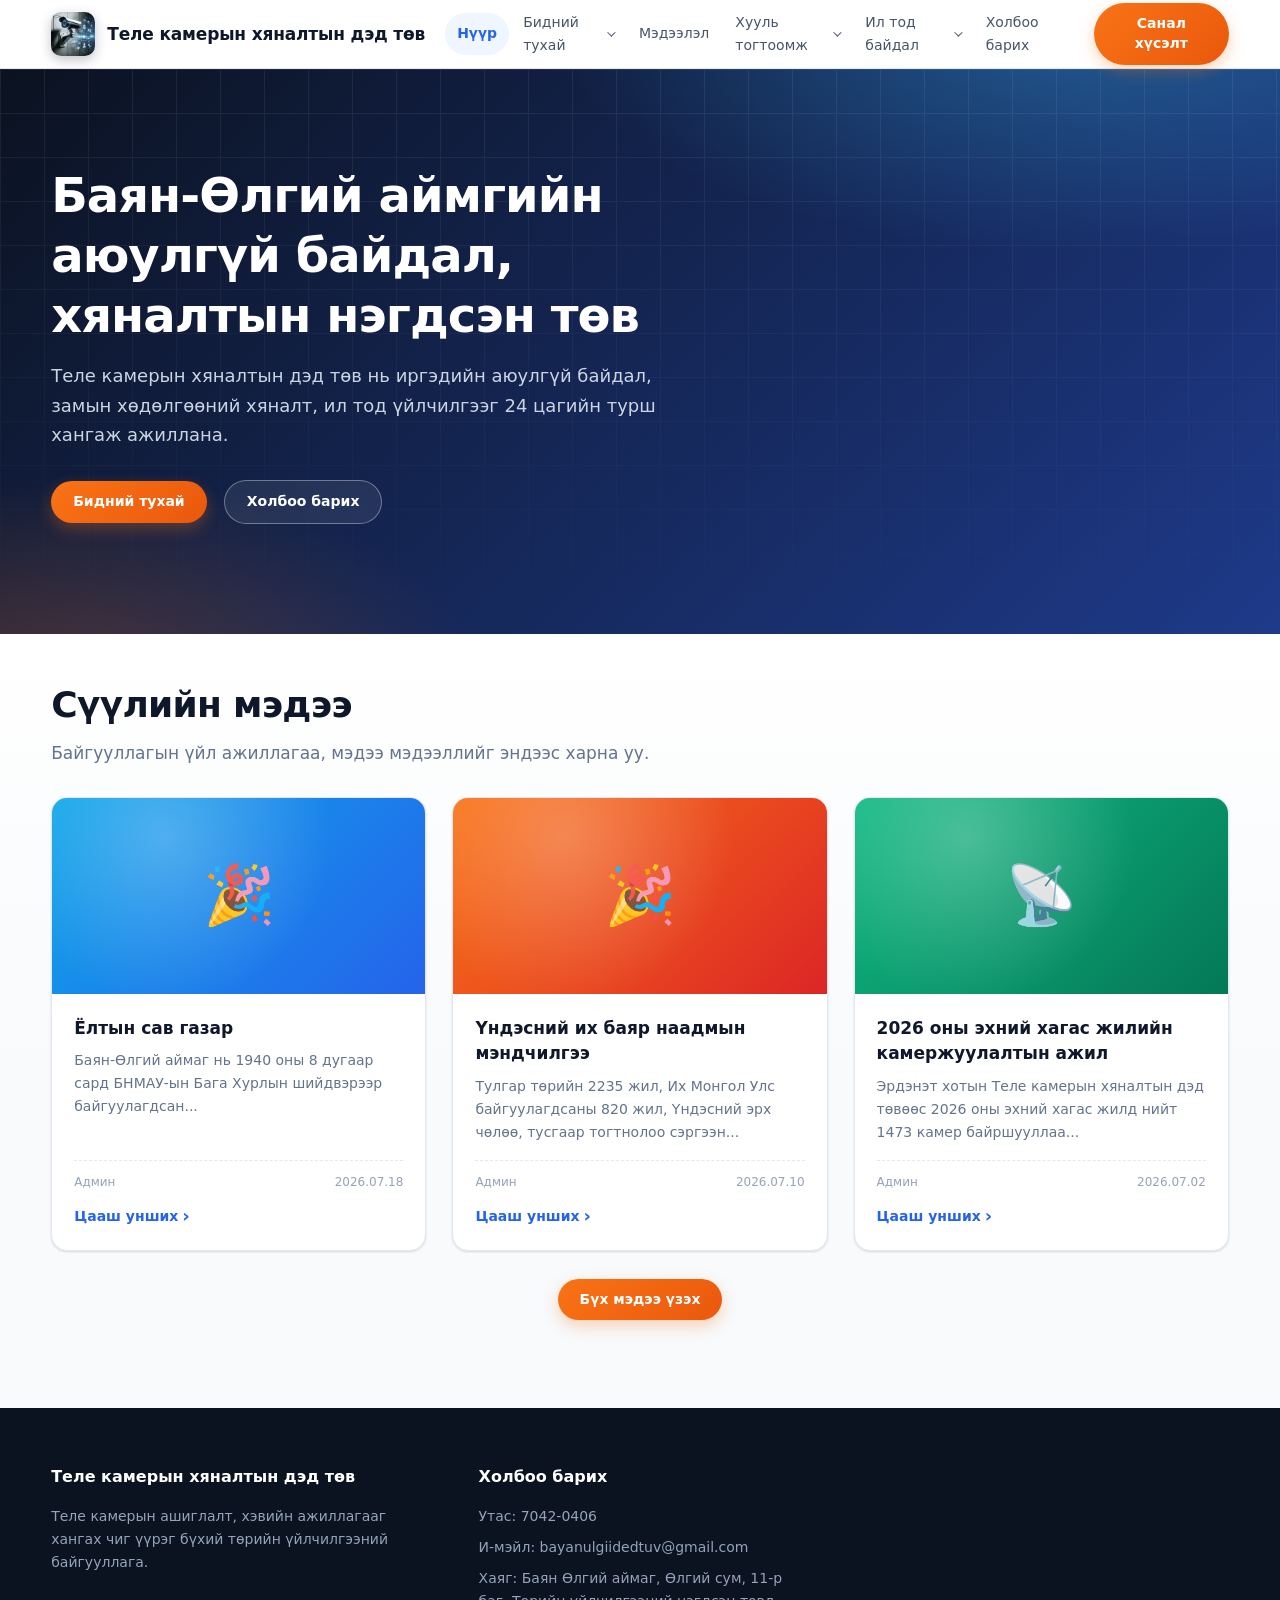
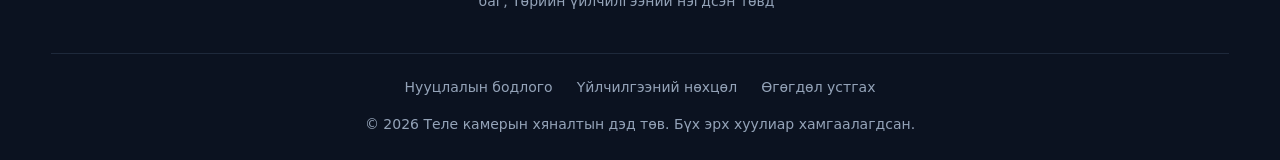
<file: site - Copy/index.html>
<!DOCTYPE html>
<html lang="mn">
<head>
    <meta charset="UTF-8">
    <meta name="viewport" content="width=device-width, initial-scale=1">
    <title>Нүүр | Теле камерын хяналтын дэд төв</title>
    <link rel="stylesheet" href="css/style.css">
</head>

<body>
    <header class="header">
        <div class="container">
            <a class="brand" href="index.html">
                <img class="logo-cam" src="images/camera.png" alt="Камер" width="44" height="44">
                <span>Теле камерын хяналтын дэд төв</span>
            </a>
            <button class="burger" id="burger" aria-label="Цэс">☰</button>

            <ul class="nav" id="nav">
                <li><a href="index.html" class="active">Нүүр</a></li>

                <li class="has-sub">
                    <a href="about.html">Бидний тухай</a>
                    <div class="sub">
                        <a href="about.html">Танилцуулга</a>
                        <a href="functions.html">Чиг үүрэг</a>
                        <a href="management.html">Удирдлагын мэдээлэл</a>
                    </div>
                </li>
                <li><a href="news.html">Мэдээлэл</a></li>
                <li class="has-sub">
                    <a href="laws-citizens.html">Хууль тогтоомж</a>
                    <div class="sub">
                        <a href="laws-citizens.html">Иргэдэд үйлчлэх үйлчилгээнд мөрдөж буй хууль тогтоомж</a>
                        <a href="laws-operations.html">Газрын үйл ажиллагаанд дагаж мөрдөж буй хууль тогтоомж</a>
                        <a href="rules.html">Байгууллагын дүрэм, журам</a>
                    </div>
                </li>

                <li class="has-sub">
                    <a href="budget.html">Ил тод байдал</a>
                    <div class="sub">
                        <a href="budget.html">Төсөв санхүү</a>
                        <a href="reports.html">Тайлан, мэдээ</a>
                        <a href="survey.html">Сэтгэл ханамжийн судалгаа</a>
                    </div>
                </li>

                <li><a href="contact.html">Холбоо барих</a></li>
            </ul>

            <a class="btn" href="feedback.html">Санал хүсэлт</a>
        </div>
    </header>

    <section class="hero">
        <div class="container">
            <h1>Баян-Өлгий аймгийн аюулгүй байдал, хяналтын нэгдсэн төв</h1>
            <p>
                Теле камерын хяналтын дэд төв нь иргэдийн аюулгүй байдал,
                замын хөдөлгөөний хяналт, ил тод үйлчилгээг 24 цагийн турш
                хангаж ажиллана.
            </p>
            <a class="btn" href="about.html">Бидний тухай</a>
            <a class="btn" href="contact.html">Холбоо барих</a>
        </div>
    </section>

    <!--
    <div class="container">
        <div class="stats">
            <div class="stat">
                <b data-count="238">0</b>
                <span>Нийт камер</span>
            </div>

            <div class="stat">
                <b data-count="78">0</b>
                <span>Хяналтын цэг</span>
            </div>

            <div class="stat">
                <b data-count="24">0</b>
                <span>Цагийн хяналт</span>
            </div>

            <div class="stat">
                <b data-count="2015">0</b>
                <span>Байгуулагдсан он</span>
            </div>
        </div>
    </div>
    -->

    <main>
        <div class="container">
            <h1>Сүүлийн мэдээ</h1>
            <p class="lead">
                Байгууллагын үйл ажиллагаа, мэдээ мэдээллийг эндээс харна уу.
            </p>

            <div class="grid">
                <article class="card reveal">
                    <div class="thumb g1">🎉</div>
                    <div class="body">
                        <h3>Ёлтын сав газар</h3>
                        <p>
                            Баян-Өлгий аймаг нь 1940 оны 8 дугаар сард
                            БНМАУ-ын Бага Хурлын шийдвэрээр байгуулагдсан...
                        </p>
                        <div class="meta">
                            <span>Админ</span>
                            <span>2026.07.18</span>
                        </div>
                        <a class="more" href="news-detail.html">Цааш унших</a>
                    </div>
                </article>

                <article class="card reveal">
                    <div class="thumb g2">🎉</div>
                    <div class="body">
                        <h3>Үндэсний их баяр наадмын мэндчилгээ</h3>
                        <p>
                            Тулгар төрийн 2235 жил, Их Монгол Улс байгуулагдсаны
                            820 жил, Үндэсний эрх чөлөө, тусгаар тогтнолоо
                            сэргээн...
                        </p>
                        <div class="meta">
                            <span>Админ</span>
                            <span>2026.07.10</span>
                        </div>
                        <a class="more" href="news-detail.html">Цааш унших</a>
                    </div>
                </article>

                <article class="card reveal">
                    <div class="thumb g3">📡</div>
                    <div class="body">
                        <h3>2026 оны эхний хагас жилийн камержуулалтын ажил</h3>
                        <p>
                            Эрдэнэт хотын Теле камерын хяналтын дэд төвөөс
                            2026 оны эхний хагас жилд нийт 1473 камер
                            байршууллаа...
                        </p>
                        <div class="meta">
                            <span>Админ</span>
                            <span>2026.07.02</span>
                        </div>
                        <a class="more" href="news-detail.html">Цааш унших</a>
                    </div>
                </article>
            </div>

            <p style="text-align: center; margin-top: 28px;">
                <a class="btn" href="news.html">Бүх мэдээ үзэх</a>
            </p>
        </div>
    </main>

    <footer class="footer">
        <div class="container">
            <div class="fgrid">
                <div>
                    <h4>Теле камерын хяналтын дэд төв</h4>
                    <p>
                        Теле камерын ашиглалт, хэвийн ажиллагааг хангах
                        чиг үүрэг бүхий төрийн үйлчилгээний байгууллага.
                    </p>
                </div>
                <div>
                    <h4>Холбоо барих</h4>
                    <ul>
                        <li>Утас: 7042-0406</li>
                        <li>И-мэйл: bayanulgiidedtuv@gmail.com</li>
                        <li>
                            Хаяг: Баян Өлгий аймаг, Өлгий сум, 11-р баг, Төрийн үйлчилгээний нэгдсэн төвд
                        </li>
                    </ul>
                </div>
            </div>

            <div class="fbottom">
                <nav>
                    <a href="privacy.html">Нууцлалын бодлого</a>
                    <a href="privacy.html">Үйлчилгээний нөхцөл</a>
                    <a href="privacy.html">Өгөгдөл устгах</a>
                </nav>

                <p>
                    © 2026 Теле камерын хяналтын дэд төв.
                    Бүх эрх хуулиар хамгаалагдсан.
                </p>
            </div>
        </div>
    </footer>

    <button id="toTop" aria-label="Дээш">↑</button>

    <script src="js/script.js"></script>
</body>
</html>
</file>
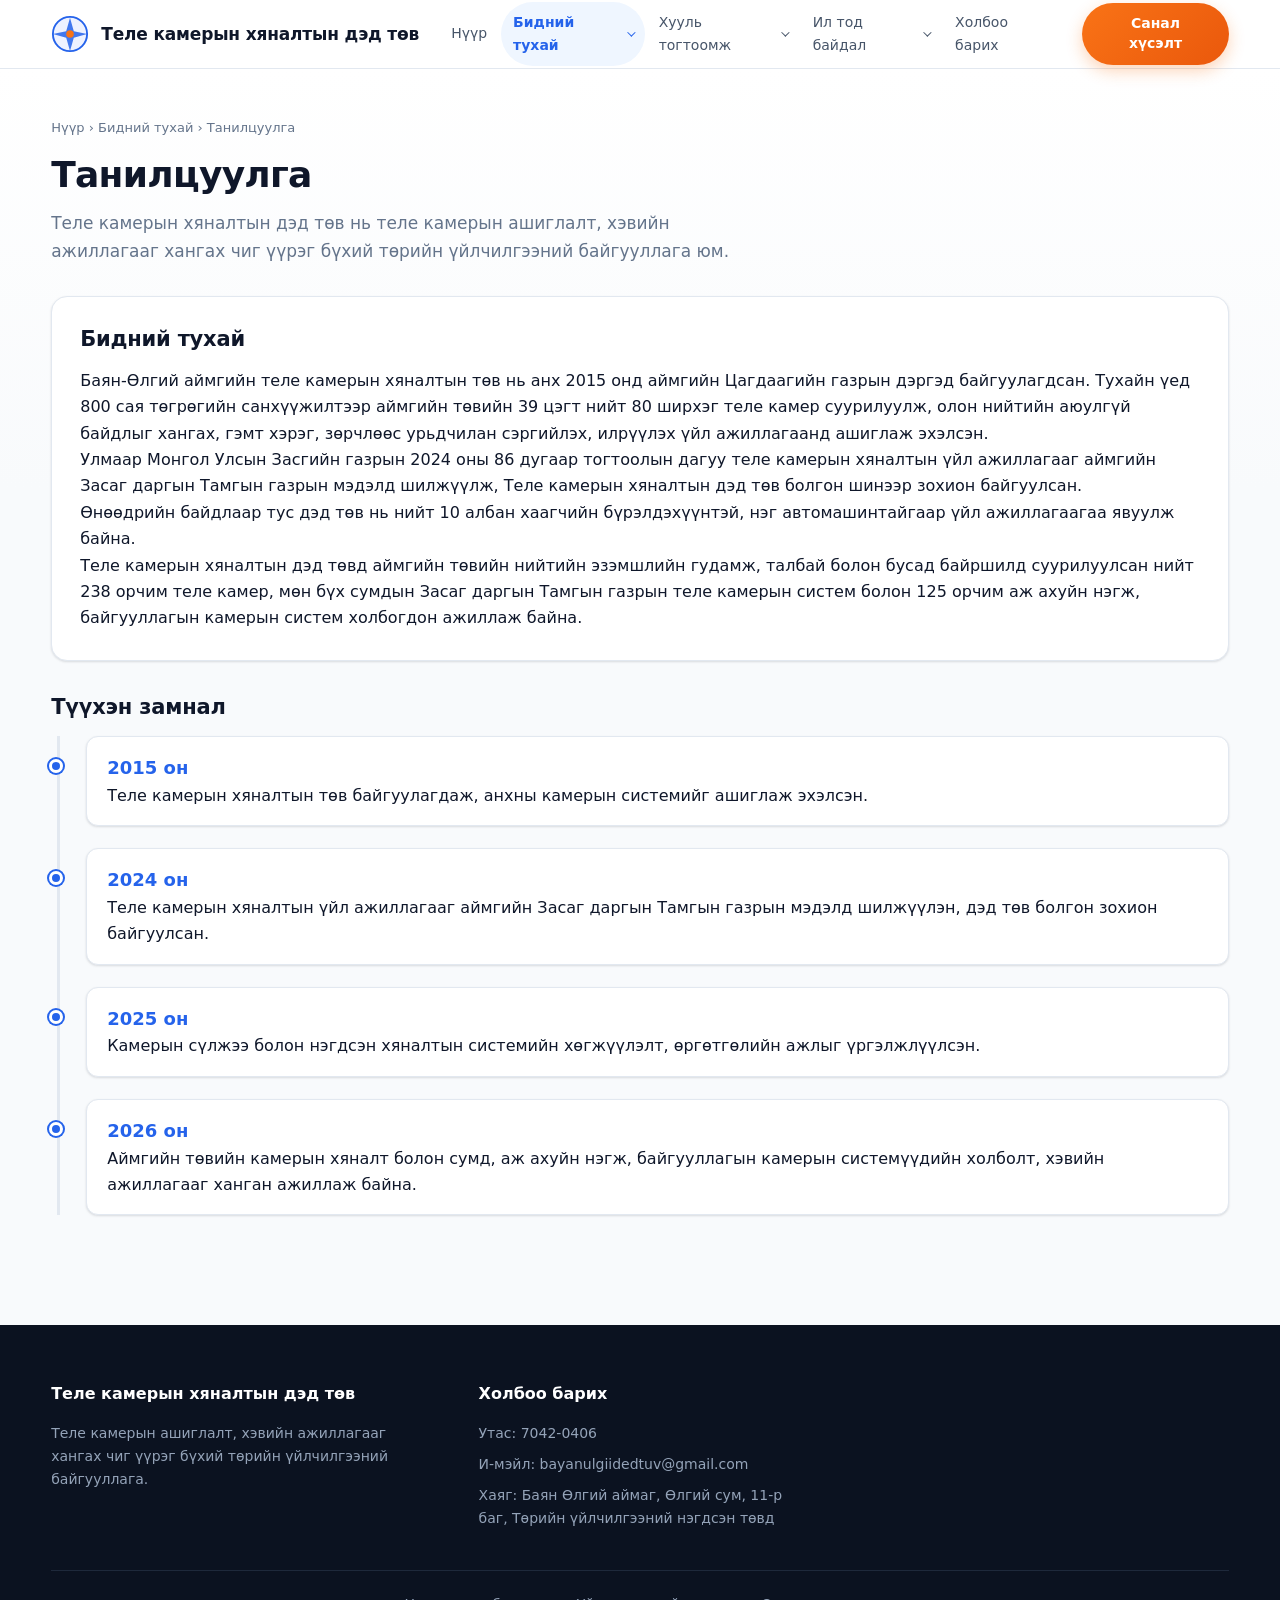
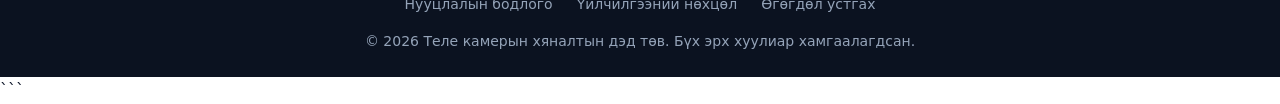
<file: site - Copy/about.html>
<!DOCTYPE html>
<html lang="mn">
<head>
    <meta charset="UTF-8">
    <meta name="viewport" content="width=device-width, initial-scale=1">

    <title>Танилцуулга | Теле камерын хяналтын дэд төв</title>

    <link rel="stylesheet" href="css/style.css">
</head>

<body>

    <!-- Толгой хэсэг -->
    <header class="header">
        <div class="container">

            <a class="brand" href="index.html">
                <svg viewBox="0 0 40 40" aria-hidden="true">
                    <circle cx="20" cy="20" r="18"
                        fill="#eef2ff"
                        stroke="#2563eb"
                        stroke-width="2"/>

                    <path d="M20 3l4 14 14 3-14 4-4 14-4-14-14-4 14-3z"
                        fill="#2563eb"
                        opacity=".85"/>

                    <circle cx="20" cy="20" r="4" fill="#f97316"/>
                </svg>

                <span>Теле камерын хяналтын дэд төв</span>
            </a>

            <button class="burger" id="burger" aria-label="Цэс">
                ☰
            </button>

            <ul class="nav" id="nav">
                <li>
                    <a href="index.html">Нүүр</a>
                </li>

                <li class="has-sub">
                    <a href="about.html" class="active">Бидний тухай</a>

                    <div class="sub">
                        <a href="about.html">Танилцуулга</a>
                        <a href="functions.html">Чиг үүрэг</a>
                        <a href="management.html">Удирдлагын мэдээлэл</a>
                    </div>
                </li>

                <li class="has-sub">
                    <a href="laws-citizens.html">Хууль тогтоомж</a>

                    <div class="sub">
                        <a href="laws-citizens.html">
                            Иргэдэд үйлчлэх үйлчилгээнд мөрдөж буй хууль тогтоомж
                        </a>

                        <a href="laws-operations.html">
                            Газрын үйл ажиллагаанд дагаж мөрдөж буй хууль тогтоомж
                        </a>

                        <a href="rules.html">Байгууллагын дүрэм, журам</a>
                    </div>
                </li>

                <li class="has-sub">
                    <a href="budget.html">Ил тод байдал</a>

                    <div class="sub">
                        <a href="budget.html">Төсөв санхүү</a>
                        <a href="reports.html">Тайлан, мэдээ</a>
                        <a href="survey.html">Сэтгэл ханамжийн судалгаа</a>
                    </div>
                </li>

                <li>
                    <a href="contact.html">Холбоо барих</a>
                </li>
            </ul>

            <a class="btn" href="feedback.html">Санал хүсэлт</a>
        </div>
    </header>

    <!-- Үндсэн агуулга -->
    <main>
        <div class="container">

            <div class="crumbs">
                <a href="index.html">Нүүр</a>
                › Бидний тухай › Танилцуулга
            </div>

            <h1>Танилцуулга</h1>

            <p class="lead">
                Теле камерын хяналтын дэд төв нь теле камерын ашиглалт,
                хэвийн ажиллагааг хангах чиг үүрэг бүхий төрийн үйлчилгээний
                байгууллага юм.
            </p>

            <!-- Байгууллагын тухай -->
            <section class="panel">
                <h2 style="margin-top: 0;">Бидний тухай</h2>

                <p>
                    Баян-Өлгий аймгийн теле камерын хяналтын төв нь анх
                    2015 онд аймгийн Цагдаагийн газрын дэргэд байгуулагдсан.
                    Тухайн үед 800 сая төгрөгийн санхүүжилтээр аймгийн
                    төвийн 39 цэгт нийт 80 ширхэг теле камер суурилуулж,
                    олон нийтийн аюулгүй байдлыг хангах, гэмт хэрэг,
                    зөрчлөөс урьдчилан сэргийлэх, илрүүлэх үйл ажиллагаанд
                    ашиглаж эхэлсэн.
                </p>

                <p>
                    Улмаар Монгол Улсын Засгийн газрын 2024 оны
                    86 дугаар тогтоолын дагуу теле камерын хяналтын
                    үйл ажиллагааг аймгийн Засаг даргын Тамгын газрын
                    мэдэлд шилжүүлж, Теле камерын хяналтын дэд төв
                    болгон шинээр зохион байгуулсан.
                </p>

                <p>
                    Өнөөдрийн байдлаар тус дэд төв нь нийт 10 албан
                    хаагчийн бүрэлдэхүүнтэй, нэг автомашинтайгаар
                    үйл ажиллагаагаа явуулж байна.
                </p>

                <p>
                    Теле камерын хяналтын дэд төвд аймгийн төвийн
                    нийтийн эзэмшлийн гудамж, талбай болон бусад
                    байршилд суурилуулсан нийт 238 орчим теле камер,
                    мөн бүх сумдын Засаг даргын Тамгын газрын теле
                    камерын систем болон 125 орчим аж ахуйн нэгж,
                    байгууллагын камерын систем холбогдон ажиллаж байна.
                </p>
            </section>

            <!-- Түүхэн замнал -->
            <h2>Түүхэн замнал</h2>

            <div class="timeline">

                <div>
                    <b>2015 он</b>
                    <br>
                    Теле камерын хяналтын төв байгуулагдаж,
                    анхны камерын системийг ашиглаж эхэлсэн.
                </div>

                <div>
                    <b>2024 он</b>
                    <br>
                    Теле камерын хяналтын үйл ажиллагааг аймгийн
                    Засаг даргын Тамгын газрын мэдэлд шилжүүлэн,
                    дэд төв болгон зохион байгуулсан.
                </div>

                <div>
                    <b>2025 он</b>
                    <br>
                    Камерын сүлжээ болон нэгдсэн хяналтын
                    системийн хөгжүүлэлт, өргөтгөлийн ажлыг үргэлжлүүлсэн.
                </div>

                <div>
                    <b>2026 он</b>
                    <br>
                    Аймгийн төвийн камерын хяналт болон сумд,
                    аж ахуйн нэгж, байгууллагын камерын системүүдийн
                    холболт, хэвийн ажиллагааг ханган ажиллаж байна.
                </div>

            </div>

        </div>
    </main>

    <!-- Хөл хэсэг -->
    <footer class="footer">
        <div class="container">

            <div class="fgrid">

                <div>
                    <h4>Теле камерын хяналтын дэд төв</h4>

                    <p>
                        Теле камерын ашиглалт, хэвийн ажиллагааг хангах
                        чиг үүрэг бүхий төрийн үйлчилгээний байгууллага.
                    </p>
                </div>
                <div>
                    <h4>Холбоо барих</h4>
                    <ul>
                        <li>Утас: 7042-0406</li>
                        <li>И-мэйл: bayanulgiidedtuv@gmail.com</li>
                        <li>
                            Хаяг: Баян Өлгий аймаг, Өлгий сум, 11-р баг, Төрийн үйлчилгээний нэгдсэн төвд
                        </li>
                    </ul>
                </div>
            </div>

            <div class="fbottom">

                <nav>
                    <a href="privacy.html">Нууцлалын бодлого</a>
                    <a href="privacy.html">Үйлчилгээний нөхцөл</a>
                    <a href="privacy.html">Өгөгдөл устгах</a>
                </nav>

                <p>
                    © 2026 Теле камерын хяналтын дэд төв.
                    Бүх эрх хуулиар хамгаалагдсан.
                </p>

            </div>
        </div>
    </footer>

    <button id="toTop" aria-label="Дээш">↑</button>

    <script src="js/script.js"></script>

</body>
</html>
```
</file>
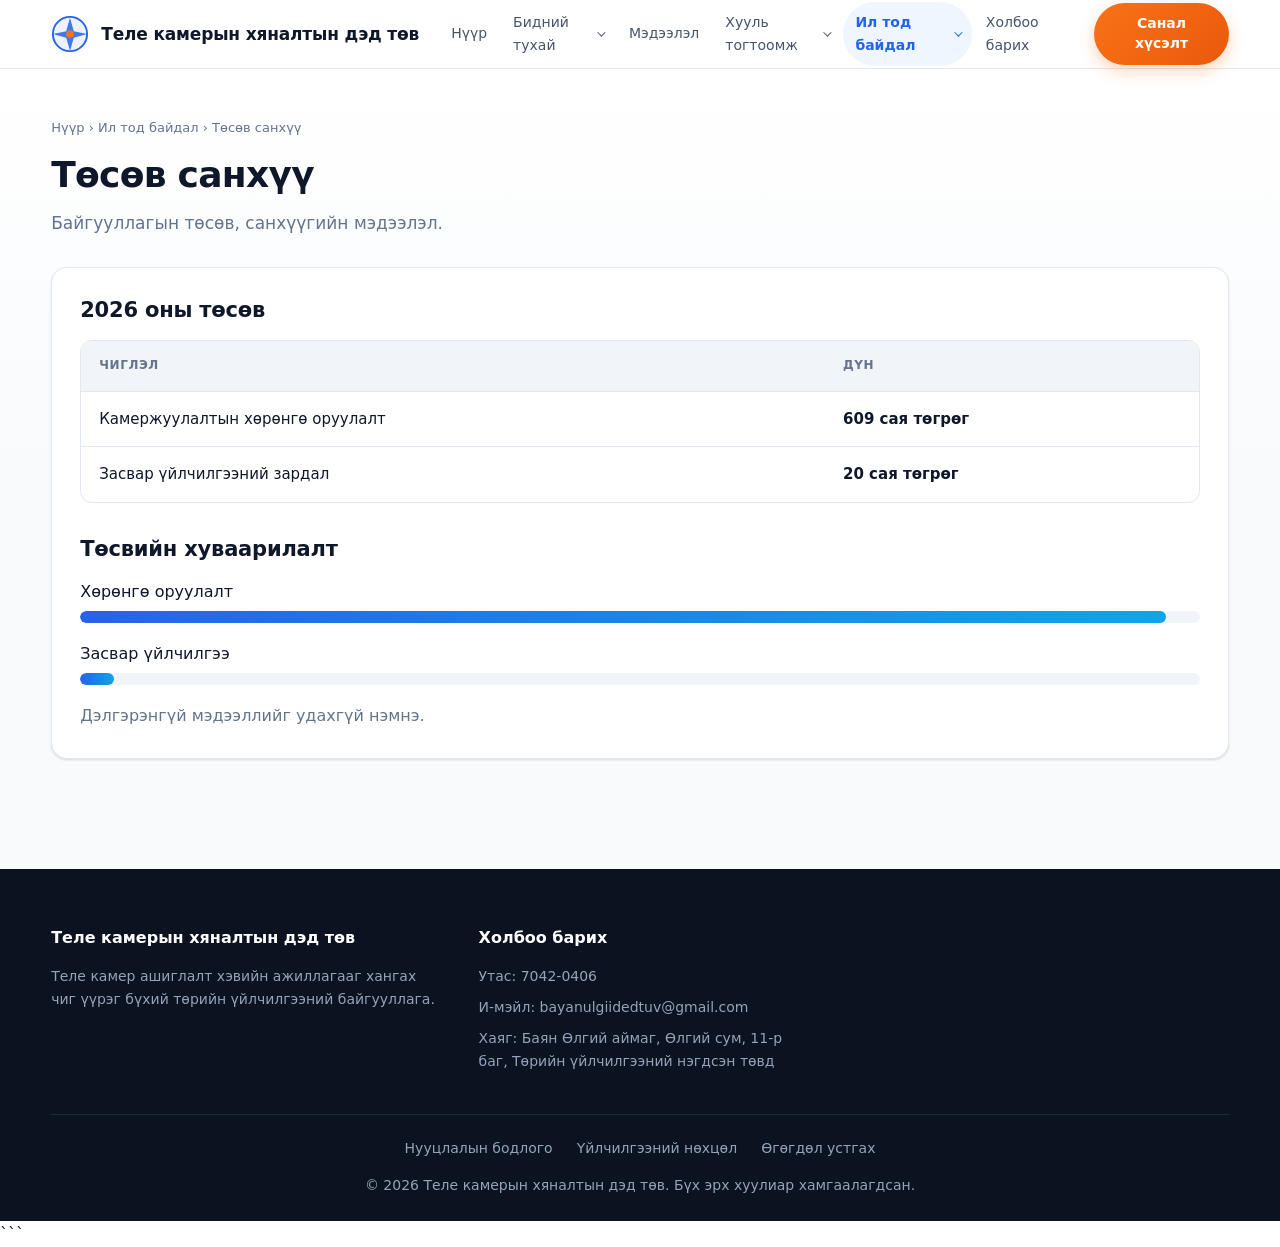
<file: site - Copy/budget.html>
<!DOCTYPE html>
<html lang="mn">
<head>
    <meta charset="UTF-8">
    <meta name="viewport" content="width=device-width,initial-scale=1">
    <title>Төсөв санхүү | Теле камерын хяналтын дэд төв</title>
    <link rel="stylesheet" href="css/style.css">
</head>
<body>

    <header class="header">
        <div class="container">
            <a class="brand" href="index.html">
                <svg viewBox="0 0 40 40">
                    <circle cx="20" cy="20" r="18" fill="#eef2ff" stroke="#2563eb" stroke-width="2"/>
                    <path d="M20 3l4 14 14 3-14 4-4 14-4-14-14-4 14-3z" fill="#2563eb" opacity=".85"/>
                    <circle cx="20" cy="20" r="4" fill="#f97316"/>
                </svg>
                <span>Теле камерын хяналтын дэд төв</span>
            </a>

            <button class="burger" id="burger" aria-label="Цэс">☰</button>

            <ul class="nav" id="nav">
                <li><a href="index.html" class="">Нүүр</a></li>
                <li class="has-sub">
                    <a href="about.html" class="">Бидний тухай</a>
                    <div class="sub">
                        <a href="about.html">Танилцуулга</a>
                        <a href="functions.html">Чиг үүрэг</a>
                        <a href="management.html">Удирдлагын мэдээлэл</a>
                    </div>
                </li>
                <li><a href="news.html" class="">Мэдээлэл</a></li>
                <li class="has-sub">
                    <a href="laws-citizens.html" class="">Хууль тогтоомж</a>
                    <div class="sub">
                        <a href="laws-citizens.html">Иргэдэд үйлчлэх үйлчилгээнд мөрдөж буй хууль тогтоомж</a>
                        <a href="laws-operations.html">Газрын үйл ажиллагаанд дагаж мөрдөж буй хууль тогтоомж</a>
                        <a href="rules.html">Байгууллагын дүрэм, журам</a>
                    </div>
                </li>
                <li class="has-sub">
                    <a href="budget.html" class="active">Ил тод байдал</a>
                    <div class="sub">
                        <a href="budget.html">Төсөв санхүү</a>
                        <a href="reports.html">Тайлан, мэдээ</a>
                        <a href="survey.html">Сэтгэл ханамжийн судалгаа</a>
                    </div>
                </li>
                <li><a href="contact.html" class="">Холбоо барих</a></li>
            </ul>

            <a class="btn" href="feedback.html">Санал хүсэлт</a>
        </div>
    </header>

    <main>
        <div class="container">
            <div class="crumbs">
                <a href="index.html">Нүүр</a> › Ил тод байдал › Төсөв санхүү
            </div>

            <h1>Төсөв санхүү</h1>
            <p class="lead">Байгууллагын төсөв, санхүүгийн мэдээлэл.</p>

            <div class="panel">
                <h2 style="margin-top:0">2026 оны төсөв</h2>

                <table>
                    <tr>
                        <th>Чиглэл</th>
                        <th>Дүн</th>
                    </tr>
                    <tr>
                        <td>Камержуулалтын хөрөнгө оруулалт</td>
                        <td><b>609 сая төгрөг</b></td>
                    </tr>
                    <tr>
                        <td>Засвар үйлчилгээний зардал</td>
                        <td><b>20 сая төгрөг</b></td>
                    </tr>
                </table>

                <h2>Төсвийн хуваарилалт</h2>

                <p>Хөрөнгө оруулалт</p>
                <div class="bar">
                    <i data-w="97"></i>
                </div>

                <p>Засвар үйлчилгээ</p>
                <div class="bar">
                    <i data-w="3"></i>
                </div>

                <p style="color:#64748b">Дэлгэрэнгүй мэдээллийг удахгүй нэмнэ.</p>
            </div>
        </div>
    </main>

    <footer class="footer">
        <div class="container">
            <div class="fgrid">
                <div>
                    <h4>Теле камерын хяналтын дэд төв</h4>
                    <p>Теле камер ашиглалт хэвийн ажиллагааг хангах чиг үүрэг бүхий төрийн үйлчилгээний байгууллага.</p>
                </div>
                <div>
                    <h4>Холбоо барих</h4>
                    <ul>
                        <li>Утас: 7042-0406</li>
                        <li>И-мэйл: bayanulgiidedtuv@gmail.com</li>
                        <li>
                            Хаяг: Баян Өлгий аймаг, Өлгий сум, 11-р баг, Төрийн үйлчилгээний нэгдсэн төвд
                        </li>
                    </ul>
                </div>
            </div>

            <div class="fbottom">
                <nav>
                    <a href="privacy.html">Нууцлалын бодлого</a>
                    <a href="privacy.html">Үйлчилгээний нөхцөл</a>
                    <a href="privacy.html">Өгөгдөл устгах</a>
                </nav>

                <p>© 2026 Теле камерын хяналтын дэд төв. Бүх эрх хуулиар хамгаалагдсан.</p>
            </div>
        </div>
    </footer>

    <button id="toTop" aria-label="Дээш">↑</button>
    <script src="js/script.js"></script>

</body>
</html>
```
</file>
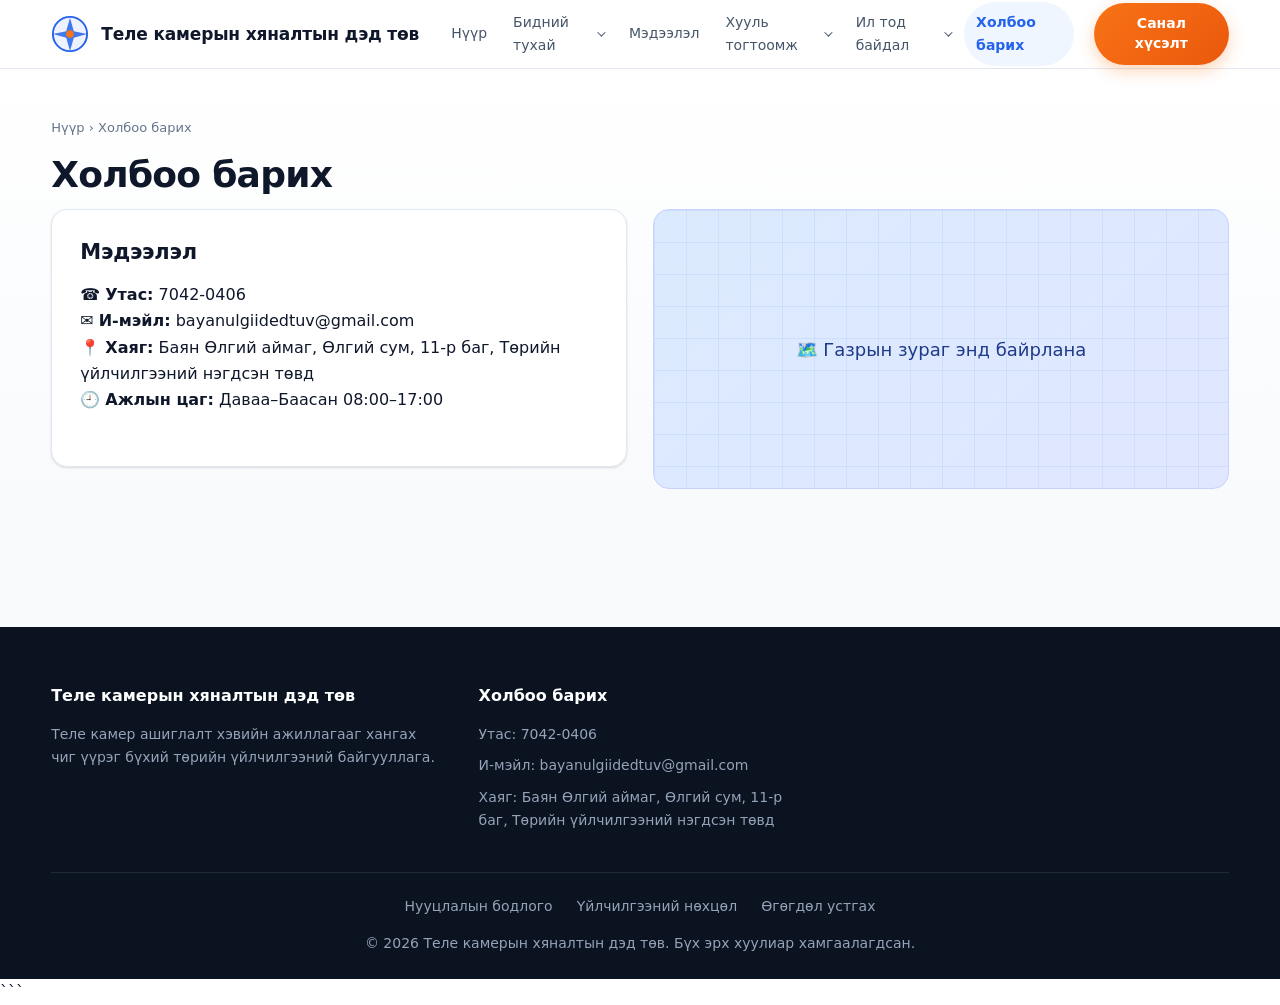
<file: site - Copy/contact.html>
<!DOCTYPE html>
<html lang="mn">
<head>
    <meta charset="UTF-8">
    <meta name="viewport" content="width=device-width,initial-scale=1">
    <title>Холбоо барих | Теле камерын хяналтын дэд төв</title>
    <link rel="stylesheet" href="css/style.css">
</head>
<body>
    <header class="header">
        <div class="container">
            <a class="brand" href="index.html">
                <svg viewBox="0 0 40 40">
                    <circle cx="20" cy="20" r="18" fill="#eef2ff" stroke="#2563eb" stroke-width="2"/>
                    <path d="M20 3l4 14 14 3-14 4-4 14-4-14-14-4 14-3z" fill="#2563eb" opacity=".85"/>
                    <circle cx="20" cy="20" r="4" fill="#f97316"/>
                </svg>
                <span>Теле камерын хяналтын дэд төв</span>
            </a>

            <button class="burger" id="burger" aria-label="Цэс">☰</button>

            <ul class="nav" id="nav">
                <li><a href="index.html" class="">Нүүр</a></li>
                <li class="has-sub">
                    <a href="about.html" class="">Бидний тухай</a>
                    <div class="sub">
                        <a href="about.html">Танилцуулга</a>
                        <a href="functions.html">Чиг үүрэг</a>
                        <a href="management.html">Удирдлагын мэдээлэл</a>
                    </div>
                </li>
                <li><a href="news.html" class="">Мэдээлэл</a></li>
                <li class="has-sub">
                    <a href="laws-citizens.html" class="">Хууль тогтоомж</a>
                    <div class="sub">
                        <a href="laws-citizens.html">Иргэдэд үйлчлэх үйлчилгээнд мөрдөж буй хууль тогтоомж</a>
                        <a href="laws-operations.html">Газрын үйл ажиллагаанд дагаж мөрдөж буй хууль тогтоомж</a>
                        <a href="rules.html">Байгууллагын дүрэм, журам</a>
                    </div>
                </li>
                <li class="has-sub">
                    <a href="budget.html" class="">Ил тод байдал</a>
                    <div class="sub">
                        <a href="budget.html">Төсөв санхүү</a>
                        <a href="reports.html">Тайлан, мэдээ</a>
                        <a href="survey.html">Сэтгэл ханамжийн судалгаа</a>
                    </div>
                </li>
                <li><a href="contact.html" class="active">Холбоо барих</a></li>
            </ul>

            <a class="btn" href="feedback.html">Санал хүсэлт</a>
        </div>
    </header>

    <main>
        <div class="container">
            <div class="crumbs">
                <a href="index.html">Нүүр</a> › Холбоо барих
            </div>

            <h1>Холбоо барих</h1>

            <div class="grid two">
                <div class="panel">
                    <h2 style="margin-top:0">Мэдээлэл</h2>
                    <p>☎ <b>Утас:</b> 7042-0406</p>
                    <p>✉ <b>И-мэйл:</b> bayanulgiidedtuv@gmail.com</p>
                    <p>📍 <b>Хаяг:</b> Баян Өлгий аймаг, Өлгий сум, 11-р баг, Төрийн үйлчилгээний нэгдсэн төвд</p>
                    <p>🕘 <b>Ажлын цаг:</b> Даваа–Баасан 08:00–17:00</p>
                </div>

                <div class="map">🗺️ Газрын зураг энд байрлана</div>
            </div>
        </div>
    </main>

    <footer class="footer">
        <div class="container">
            <div class="fgrid">
                <div>
                    <h4>Теле камерын хяналтын дэд төв</h4>
                    <p>Теле камер ашиглалт хэвийн ажиллагааг хангах чиг үүрэг бүхий төрийн үйлчилгээний байгууллага.</p>
                </div>
                <div>
                    <h4>Холбоо барих</h4>
                    <ul>
                        <li>Утас: 7042-0406</li>
                        <li>И-мэйл: bayanulgiidedtuv@gmail.com</li>
                        <li>
                            Хаяг: Баян Өлгий аймаг, Өлгий сум, 11-р баг, Төрийн үйлчилгээний нэгдсэн төвд
                        </li>
                    </ul>
                </div>
            </div>

            <div class="fbottom">
                <nav>
                    <a href="privacy.html">Нууцлалын бодлого</a>
                    <a href="privacy.html">Үйлчилгээний нөхцөл</a>
                    <a href="privacy.html">Өгөгдөл устгах</a>
                </nav>

                <p>© 2026 Теле камерын хяналтын дэд төв. Бүх эрх хуулиар хамгаалагдсан.</p>
            </div>
        </div>
    </footer>

    <button id="toTop" aria-label="Дээш">↑</button>
    <script src="js/script.js"></script>
</body>
</html>
```
</file>
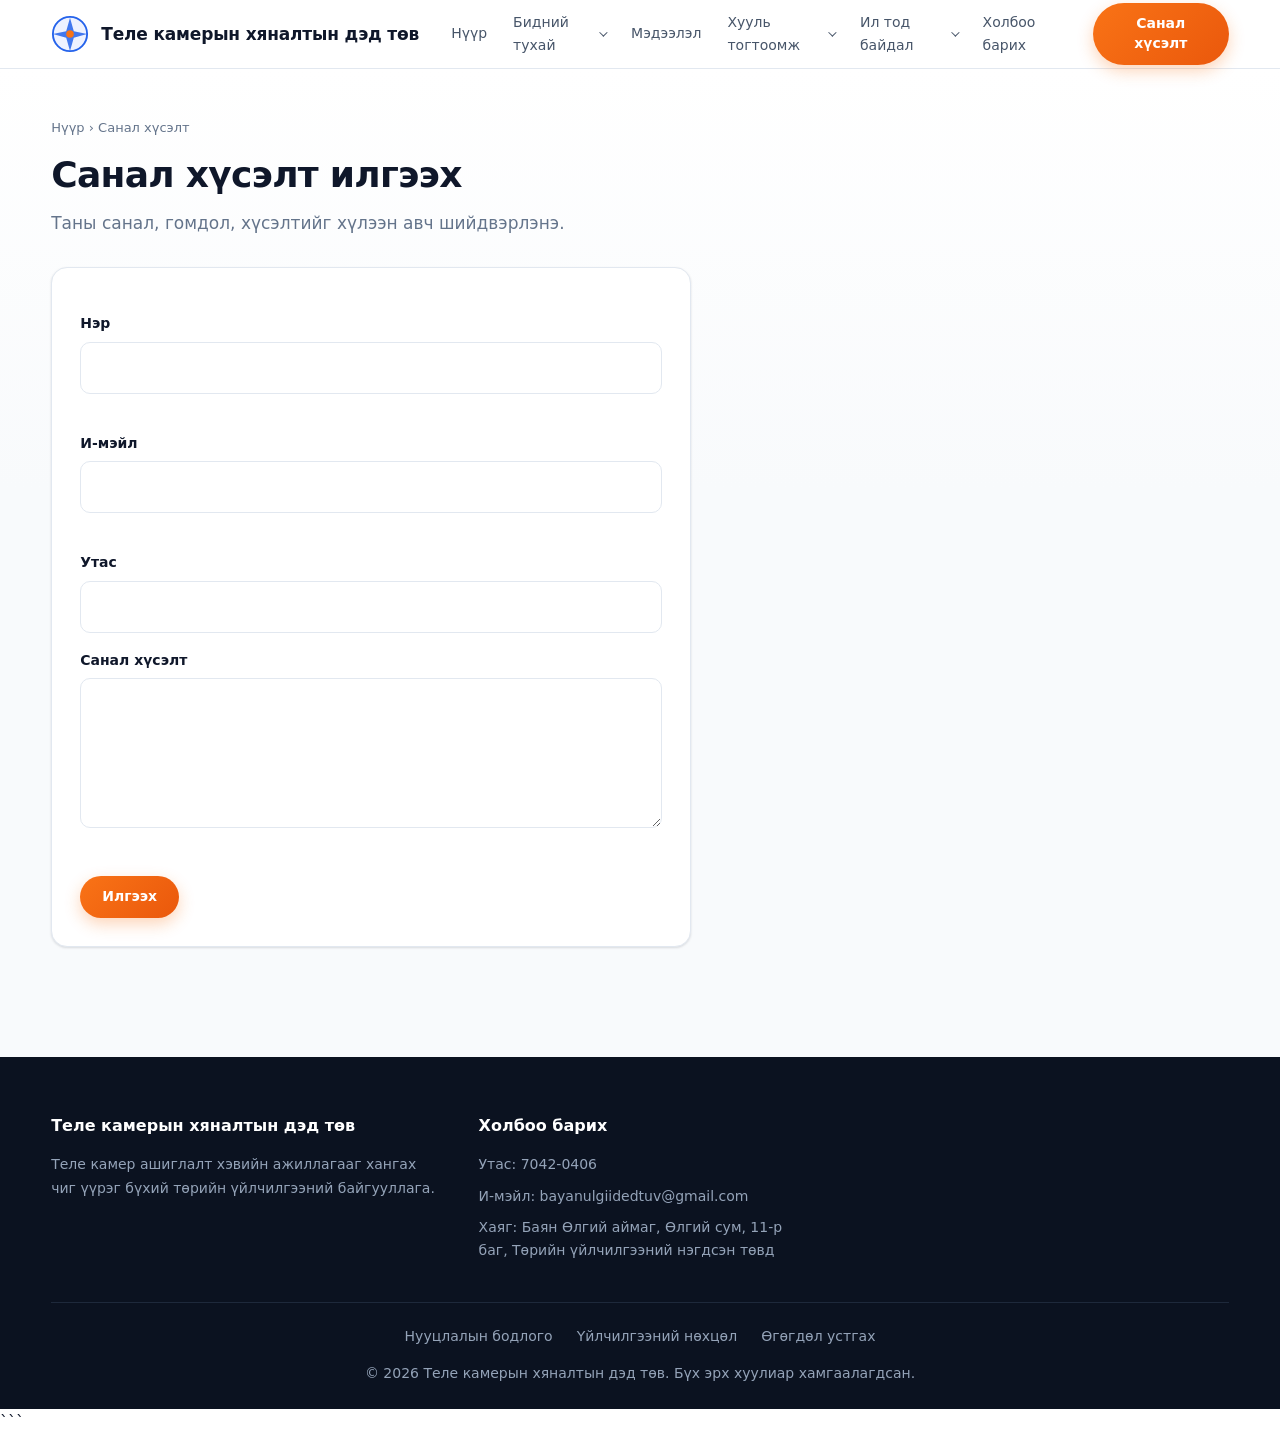
<file: site - Copy/feedback.html>
<!DOCTYPE html>
<html lang="mn">
<head>
    <meta charset="UTF-8">
    <meta name="viewport" content="width=device-width,initial-scale=1">
    <title>Санал хүсэлт | Теле камерын хяналтын дэд төв</title>
    <link rel="stylesheet" href="css/style.css">
</head>
<body>
    <header class="header">
        <div class="container">
            <a class="brand" href="index.html">
                <svg viewBox="0 0 40 40">
                    <circle cx="20" cy="20" r="18" fill="#eef2ff" stroke="#2563eb" stroke-width="2"/>
                    <path d="M20 3l4 14 14 3-14 4-4 14-4-14-14-4 14-3z" fill="#2563eb" opacity=".85"/>
                    <circle cx="20" cy="20" r="4" fill="#f97316"/>
                </svg>
                <span>Теле камерын хяналтын дэд төв</span>
            </a>

            <button class="burger" id="burger" aria-label="Цэс">☰</button>

            <ul class="nav" id="nav">
                <li><a href="index.html" class="">Нүүр</a></li>
                <li class="has-sub">
                    <a href="about.html" class="">Бидний тухай</a>
                    <div class="sub">
                        <a href="about.html">Танилцуулга</a>
                        <a href="functions.html">Чиг үүрэг</a>
                        <a href="management.html">Удирдлагын мэдээлэл</a>
                    </div>
                </li>
                <li><a href="news.html" class="">Мэдээлэл</a></li>
                <li class="has-sub">
                    <a href="laws-citizens.html" class="">Хууль тогтоомж</a>
                    <div class="sub">
                        <a href="laws-citizens.html">Иргэдэд үйлчлэх үйлчилгээнд мөрдөж буй хууль тогтоомж</a>
                        <a href="laws-operations.html">Газрын үйл ажиллагаанд дагаж мөрдөж буй хууль тогтоомж</a>
                        <a href="rules.html">Байгууллагын дүрэм, журам</a>
                    </div>
                </li>
                <li class="has-sub">
                    <a href="budget.html" class="">Ил тод байдал</a>
                    <div class="sub">
                        <a href="budget.html">Төсөв санхүү</a>
                        <a href="reports.html">Тайлан, мэдээ</a>
                        <a href="survey.html">Сэтгэл ханамжийн судалгаа</a>
                    </div>
                </li>
                <li><a href="contact.html" class="">Холбоо барих</a></li>
            </ul>

            <a class="btn" href="feedback.html">Санал хүсэлт</a>
        </div>
    </header>

    <main>
        <div class="container">
            <div class="crumbs">
                <a href="index.html">Нүүр</a> › Санал хүсэлт
            </div>

            <h1>Санал хүсэлт илгээх</h1>
            <p class="lead">Таны санал, гомдол, хүсэлтийг хүлээн авч шийдвэрлэнэ.</p>

            <div class="panel" style="max-width:640px">
                <form class="form" id="feedbackForm" novalidate>
                    <label>Нэр</label>
                    <input type="text" required>
                    <div class="err"></div>

                    <label>И-мэйл</label>
                    <input type="email" required>
                    <div class="err"></div>

                    <label>Утас</label>
                    <input type="tel">

                    <label>Санал хүсэлт</label>
                    <textarea required></textarea>
                    <div class="err"></div>
                    <br>

                    <button class="btn" type="submit">Илгээх</button>
                    <div class="ok" id="okMsg">Таны санал хүсэлт амжилттай илгээгдлээ.</div>
                </form>
            </div>
        </div>
    </main>

    <footer class="footer">
        <div class="container">
            <div class="fgrid">
                <div>
                    <h4>Теле камерын хяналтын дэд төв</h4>
                    <p>Теле камер ашиглалт хэвийн ажиллагааг хангах чиг үүрэг бүхий төрийн үйлчилгээний байгууллага.</p>
                </div>
                <div>
                    <h4>Холбоо барих</h4>
                    <ul>
                        <li>Утас: 7042-0406</li>
                        <li>И-мэйл: bayanulgiidedtuv@gmail.com</li>
                        <li>
                            Хаяг: Баян Өлгий аймаг, Өлгий сум, 11-р баг, Төрийн үйлчилгээний нэгдсэн төвд
                        </li>
                    </ul>
                </div>
            </div>

            <div class="fbottom">
                <nav>
                    <a href="privacy.html">Нууцлалын бодлого</a>
                    <a href="privacy.html">Үйлчилгээний нөхцөл</a>
                    <a href="privacy.html">Өгөгдөл устгах</a>
                </nav>

                <p>© 2026 Теле камерын хяналтын дэд төв. Бүх эрх хуулиар хамгаалагдсан.</p>
            </div>
        </div>
    </footer>

    <button id="toTop" aria-label="Дээш">↑</button>
    <script src="js/script.js"></script>
</body>
</html>
```
</file>
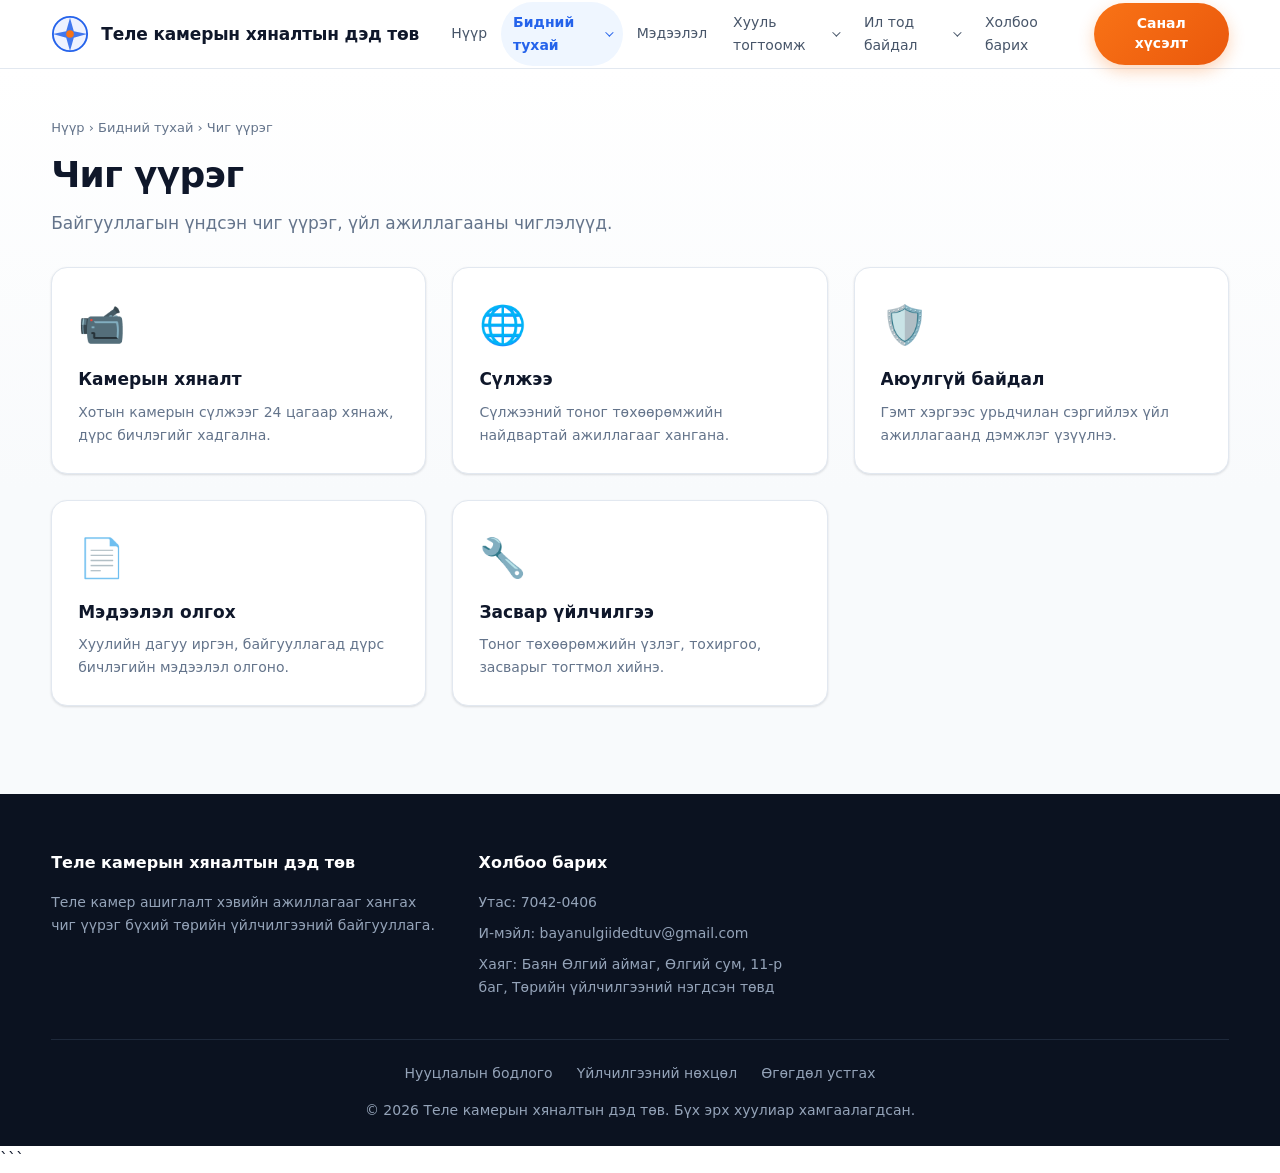
<file: site - Copy/functions.html>
<!DOCTYPE html>
<html lang="mn">
<head>
    <meta charset="UTF-8">
    <meta name="viewport" content="width=device-width,initial-scale=1">
    <title>Чиг үүрэг | Теле камерын хяналтын дэд төв</title>
    <link rel="stylesheet" href="css/style.css">
</head>
<body>
    <header class="header">
        <div class="container">
            <a class="brand" href="index.html">
                <svg viewBox="0 0 40 40">
                    <circle cx="20" cy="20" r="18" fill="#eef2ff" stroke="#2563eb" stroke-width="2"/>
                    <path d="M20 3l4 14 14 3-14 4-4 14-4-14-14-4 14-3z" fill="#2563eb" opacity=".85"/>
                    <circle cx="20" cy="20" r="4" fill="#f97316"/>
                </svg>
                <span>Теле камерын хяналтын дэд төв</span>
            </a>

            <button class="burger" id="burger" aria-label="Цэс">☰</button>

            <ul class="nav" id="nav">
                <li><a href="index.html" class="">Нүүр</a></li>
                <li class="has-sub">
                    <a href="about.html" class="active">Бидний тухай</a>
                    <div class="sub">
                        <a href="about.html">Танилцуулга</a>
                        <a href="functions.html">Чиг үүрэг</a>
                        <a href="management.html">Удирдлагын мэдээлэл</a>
                    </div>
                </li>
                <li><a href="news.html" class="">Мэдээлэл</a></li>
                <li class="has-sub">
                    <a href="laws-citizens.html" class="">Хууль тогтоомж</a>
                    <div class="sub">
                        <a href="laws-citizens.html">Иргэдэд үйлчлэх үйлчилгээнд мөрдөж буй хууль тогтоомж</a>
                        <a href="laws-operations.html">Газрын үйл ажиллагаанд дагаж мөрдөж буй хууль тогтоомж</a>
                        <a href="rules.html">Байгууллагын дүрэм, журам</a>
                    </div>
                </li>
                <li class="has-sub">
                    <a href="budget.html" class="">Ил тод байдал</a>
                    <div class="sub">
                        <a href="budget.html">Төсөв санхүү</a>
                        <a href="reports.html">Тайлан, мэдээ</a>
                        <a href="survey.html">Сэтгэл ханамжийн судалгаа</a>
                    </div>
                </li>
                <li><a href="contact.html" class="">Холбоо барих</a></li>
            </ul>

            <a class="btn" href="feedback.html">Санал хүсэлт</a>
        </div>
    </header>

    <main>
        <div class="container">
            <div class="crumbs">
                <a href="index.html">Нүүр</a> › Бидний тухай › Чиг үүрэг
            </div>

            <h1>Чиг үүрэг</h1>
            <p class="lead">Байгууллагын үндсэн чиг үүрэг, үйл ажиллагааны чиглэлүүд.</p>

            <div class="grid">
                <div class="card pad reveal">
                    <div style="font-size:38px">📹</div>
                    <h3 style="margin-top:10px">Камерын хяналт</h3>
                    <p>Хотын камерын сүлжээг 24 цагаар хянаж, дүрс бичлэгийг хадгална.</p>
                </div>

                <div class="card pad reveal">
                    <div style="font-size:38px">🌐</div>
                    <h3 style="margin-top:10px">Сүлжээ</h3>
                    <p>Сүлжээний тоног төхөөрөмжийн найдвартай ажиллагааг хангана.</p>
                </div>

                <div class="card pad reveal">
                    <div style="font-size:38px">🛡️</div>
                    <h3 style="margin-top:10px">Аюулгүй байдал</h3>
                    <p>Гэмт хэргээс урьдчилан сэргийлэх үйл ажиллагаанд дэмжлэг үзүүлнэ.</p>
                </div>

                <div class="card pad reveal">
                    <div style="font-size:38px">📄</div>
                    <h3 style="margin-top:10px">Мэдээлэл олгох</h3>
                    <p>Хуулийн дагуу иргэн, байгууллагад дүрс бичлэгийн мэдээлэл олгоно.</p>
                </div>

                <div class="card pad reveal">
                    <div style="font-size:38px">🔧</div>
                    <h3 style="margin-top:10px">Засвар үйлчилгээ</h3>
                    <p>Тоног төхөөрөмжийн үзлэг, тохиргоо, засварыг тогтмол хийнэ.</p>
                </div>
            </div>
        </div>
    </main>

    <footer class="footer">
        <div class="container">
            <div class="fgrid">
                <div>
                    <h4>Теле камерын хяналтын дэд төв</h4>
                    <p>Теле камер ашиглалт хэвийн ажиллагааг хангах чиг үүрэг бүхий төрийн үйлчилгээний байгууллага.</p>
                </div>
                <div>
                    <h4>Холбоо барих</h4>
                    <ul>
                        <li>Утас: 7042-0406</li>
                        <li>И-мэйл: bayanulgiidedtuv@gmail.com</li>
                        <li>
                            Хаяг: Баян Өлгий аймаг, Өлгий сум, 11-р баг, Төрийн үйлчилгээний нэгдсэн төвд
                        </li>
                    </ul>
                </div>
            </div>

            <div class="fbottom">
                <nav>
                    <a href="privacy.html">Нууцлалын бодлого</a>
                    <a href="privacy.html">Үйлчилгээний нөхцөл</a>
                    <a href="privacy.html">Өгөгдөл устгах</a>
                </nav>

                <p>© 2026 Теле камерын хяналтын дэд төв. Бүх эрх хуулиар хамгаалагдсан.</p>
            </div>
        </div>
    </footer>

    <button id="toTop" aria-label="Дээш">↑</button>
    <script src="js/script.js"></script>
</body>
</html>
```
</file>
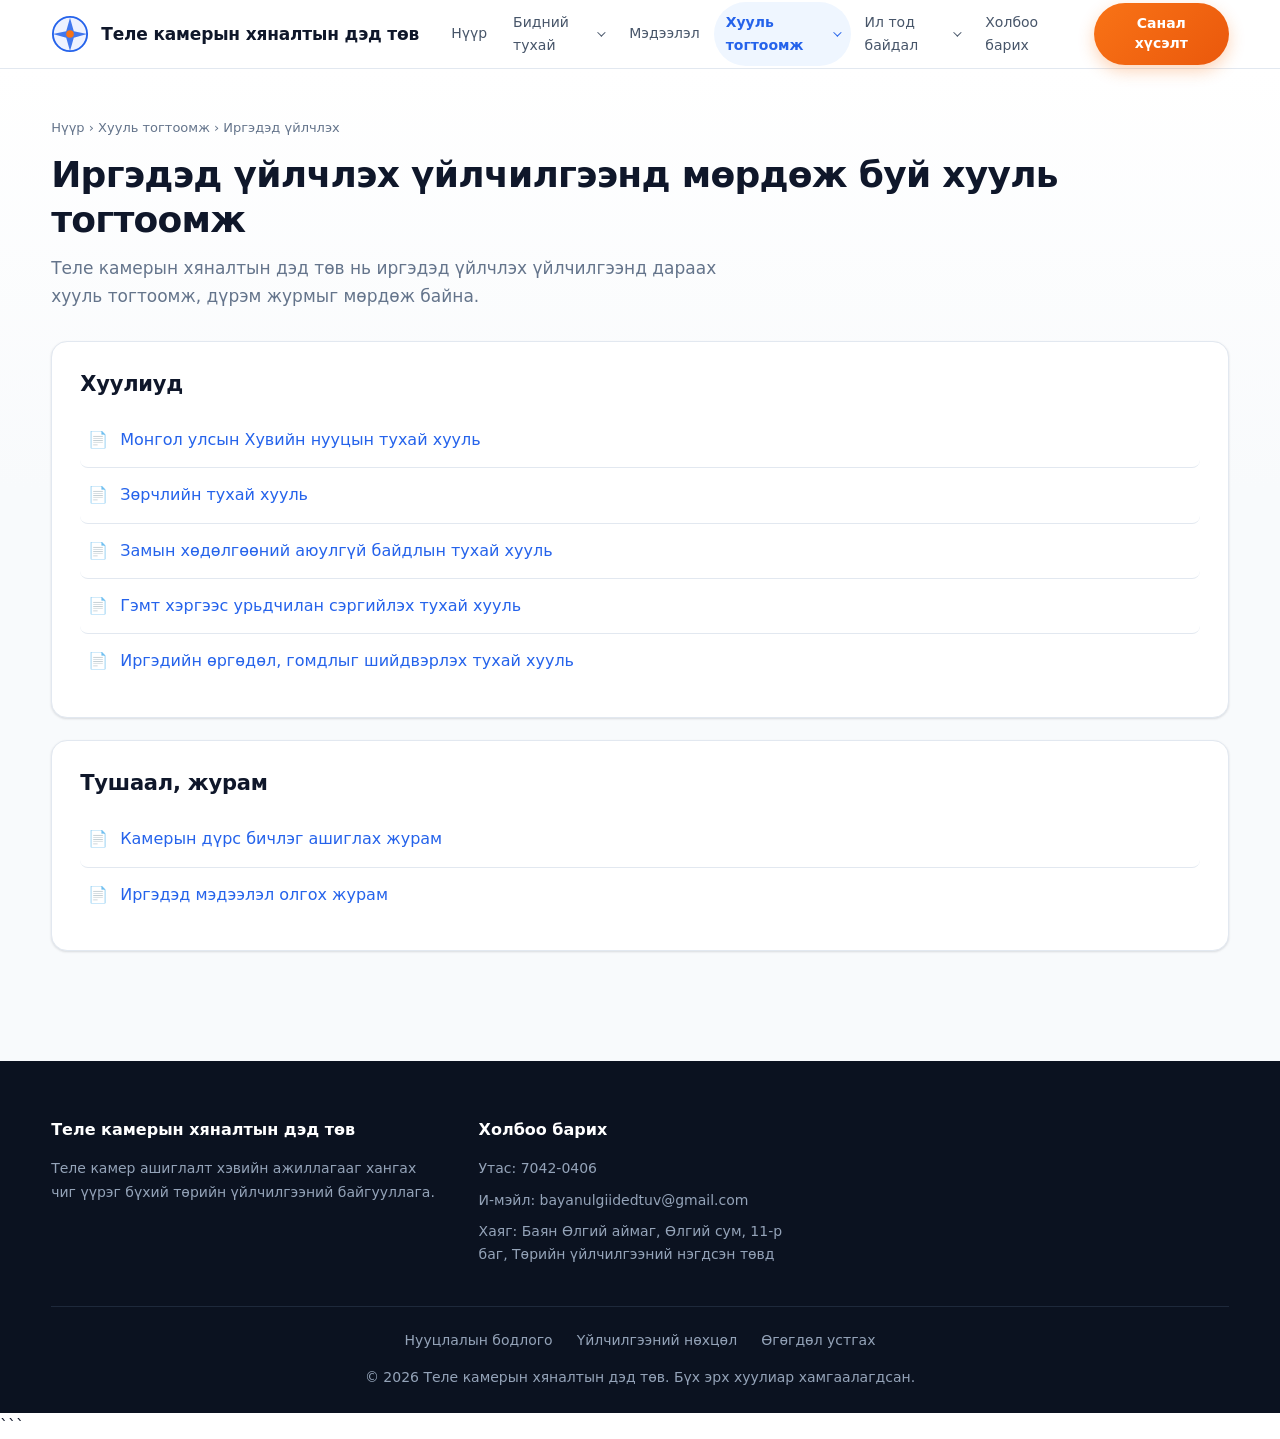
<file: site - Copy/laws-citizens.html>
<!DOCTYPE html>
<html lang="mn">
<head>
    <meta charset="UTF-8">
    <meta name="viewport" content="width=device-width,initial-scale=1">
    <title>Иргэдэд үйлчлэх хууль тогтоомж | Теле камерын хяналтын дэд төв</title>
    <link rel="stylesheet" href="css/style.css">
</head>
<body>
    <header class="header">
        <div class="container">
            <a class="brand" href="index.html">
                <svg viewBox="0 0 40 40">
                    <circle cx="20" cy="20" r="18" fill="#eef2ff" stroke="#2563eb" stroke-width="2"/>
                    <path d="M20 3l4 14 14 3-14 4-4 14-4-14-14-4 14-3z" fill="#2563eb" opacity=".85"/>
                    <circle cx="20" cy="20" r="4" fill="#f97316"/>
                </svg>
                <span>Теле камерын хяналтын дэд төв</span>
            </a>

            <button class="burger" id="burger" aria-label="Цэс">☰</button>

            <ul class="nav" id="nav">
                <li><a href="index.html" class="">Нүүр</a></li>
                <li class="has-sub">
                    <a href="about.html" class="">Бидний тухай</a>
                    <div class="sub">
                        <a href="about.html">Танилцуулга</a>
                        <a href="functions.html">Чиг үүрэг</a>
                        <a href="management.html">Удирдлагын мэдээлэл</a>
                    </div>
                </li>
                <li><a href="news.html" class="">Мэдээлэл</a></li>
                <li class="has-sub">
                    <a href="laws-citizens.html" class="active">Хууль тогтоомж</a>
                    <div class="sub">
                        <a href="laws-citizens.html">Иргэдэд үйлчлэх үйлчилгээнд мөрдөж буй хууль тогтоомж</a>
                        <a href="laws-operations.html">Газрын үйл ажиллагаанд дагаж мөрдөж буй хууль тогтоомж</a>
                        <a href="rules.html">Байгууллагын дүрэм, журам</a>
                    </div>
                </li>
                <li class="has-sub">
                    <a href="budget.html" class="">Ил тод байдал</a>
                    <div class="sub">
                        <a href="budget.html">Төсөв санхүү</a>
                        <a href="reports.html">Тайлан, мэдээ</a>
                        <a href="survey.html">Сэтгэл ханамжийн судалгаа</a>
                    </div>
                </li>
                <li><a href="contact.html" class="">Холбоо барих</a></li>
            </ul>

            <a class="btn" href="feedback.html">Санал хүсэлт</a>
        </div>
    </header>

    <main>
        <div class="container">
            <div class="crumbs">
                <a href="index.html">Нүүр</a> › Хууль тогтоомж › Иргэдэд үйлчлэх
            </div>

            <h1>Иргэдэд үйлчлэх үйлчилгээнд мөрдөж буй хууль тогтоомж</h1>
            <p class="lead">Теле камерын хяналтын дэд төв нь иргэдэд үйлчлэх үйлчилгээнд дараах хууль тогтоомж, дүрэм журмыг мөрдөж байна.</p>

            <div class="panel">
                <h2 style="margin-top:0">Хуулиуд</h2>
                <ul class="links">
                    <li><a href="#">Монгол улсын Хувийн нууцын тухай хууль</a></li>
                    <li><a href="#">Зөрчлийн тухай хууль</a></li>
                    <li><a href="#">Замын хөдөлгөөний аюулгүй байдлын тухай хууль</a></li>
                    <li><a href="#">Гэмт хэргээс урьдчилан сэргийлэх тухай хууль</a></li>
                    <li><a href="#">Иргэдийн өргөдөл, гомдлыг шийдвэрлэх тухай хууль</a></li>
                </ul>
            </div>

            <div class="panel">
                <h2 style="margin-top:0">Тушаал, журам</h2>
                <ul class="links">
                    <li><a href="#">Камерын дүрс бичлэг ашиглах журам</a></li>
                    <li><a href="#">Иргэдэд мэдээлэл олгох журам</a></li>
                </ul>
            </div>
        </div>
    </main>

    <footer class="footer">
        <div class="container">
            <div class="fgrid">
                <div>
                    <h4>Теле камерын хяналтын дэд төв</h4>
                    <p>Теле камер ашиглалт хэвийн ажиллагааг хангах чиг үүрэг бүхий төрийн үйлчилгээний байгууллага.</p>
                </div>
                <div>
                    <h4>Холбоо барих</h4>
                    <ul>
                        <li>Утас: 7042-0406</li>
                        <li>И-мэйл: bayanulgiidedtuv@gmail.com</li>
                        <li>
                            Хаяг: Баян Өлгий аймаг, Өлгий сум, 11-р баг, Төрийн үйлчилгээний нэгдсэн төвд
                        </li>
                    </ul>
                </div>
            </div>

            <div class="fbottom">
                <nav>
                    <a href="privacy.html">Нууцлалын бодлого</a>
                    <a href="privacy.html">Үйлчилгээний нөхцөл</a>
                    <a href="privacy.html">Өгөгдөл устгах</a>
                </nav>

                <p>© 2026 Теле камерын хяналтын дэд төв. Бүх эрх хуулиар хамгаалагдсан.</p>
            </div>
        </div>
    </footer>

    <button id="toTop" aria-label="Дээш">↑</button>
    <script src="js/script.js"></script>
</body>
</html>
```
</file>
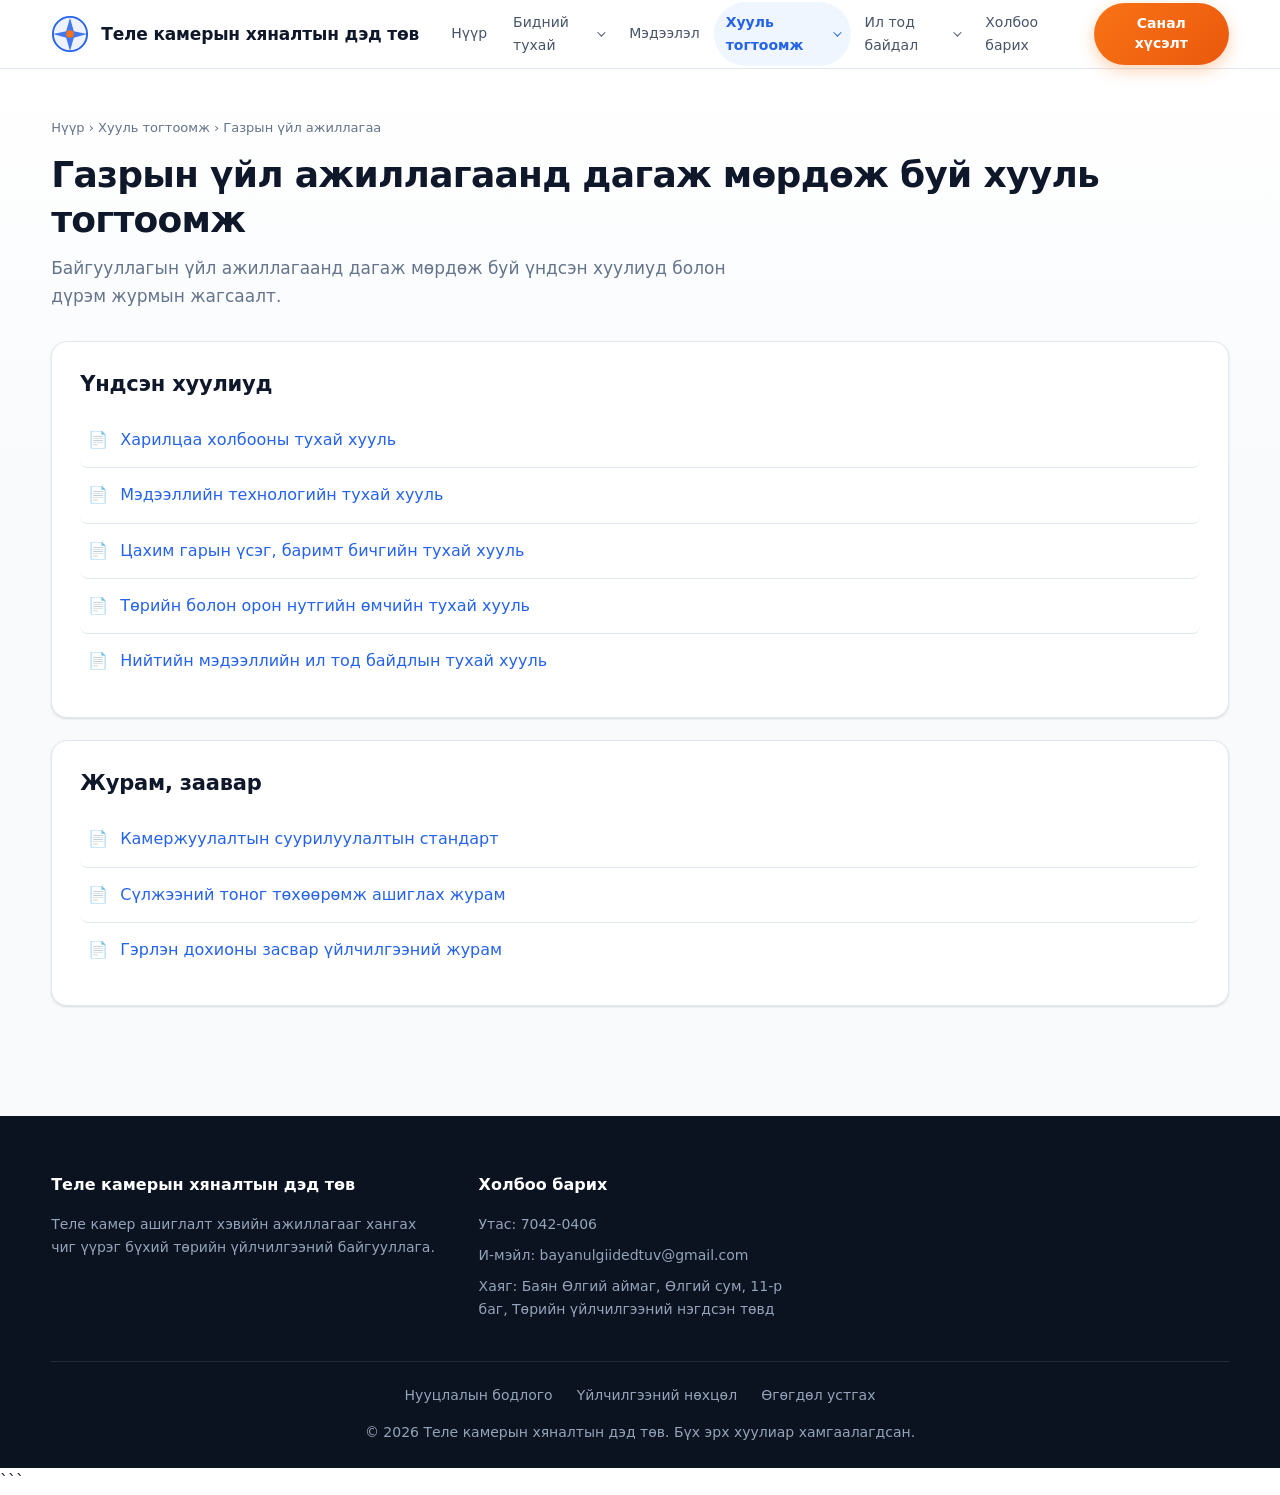
<file: site - Copy/laws-operations.html>
<!DOCTYPE html>
<html lang="mn">
<head>
    <meta charset="UTF-8">
    <meta name="viewport" content="width=device-width,initial-scale=1">
    <title>Газрын үйл ажиллагаанд мөрдөх хууль тогтоомж | Теле камерын хяналтын дэд төв</title>
    <link rel="stylesheet" href="css/style.css">
</head>
<body>
    <header class="header">
        <div class="container">
            <a class="brand" href="index.html">
                <svg viewBox="0 0 40 40">
                    <circle cx="20" cy="20" r="18" fill="#eef2ff" stroke="#2563eb" stroke-width="2"/>
                    <path d="M20 3l4 14 14 3-14 4-4 14-4-14-14-4 14-3z" fill="#2563eb" opacity=".85"/>
                    <circle cx="20" cy="20" r="4" fill="#f97316"/>
                </svg>
                <span>Теле камерын хяналтын дэд төв</span>
            </a>

            <button class="burger" id="burger" aria-label="Цэс">☰</button>

            <ul class="nav" id="nav">
                <li><a href="index.html" class="">Нүүр</a></li>
                <li class="has-sub">
                    <a href="about.html" class="">Бидний тухай</a>
                    <div class="sub">
                        <a href="about.html">Танилцуулга</a>
                        <a href="functions.html">Чиг үүрэг</a>
                        <a href="management.html">Удирдлагын мэдээлэл</a>
                    </div>
                </li>
                <li><a href="news.html" class="">Мэдээлэл</a></li>
                <li class="has-sub">
                    <a href="laws-citizens.html" class="active">Хууль тогтоомж</a>
                    <div class="sub">
                        <a href="laws-citizens.html">Иргэдэд үйлчлэх үйлчилгээнд мөрдөж буй хууль тогтоомж</a>
                        <a href="laws-operations.html">Газрын үйл ажиллагаанд дагаж мөрдөж буй хууль тогтоомж</a>
                        <a href="rules.html">Байгууллагын дүрэм, журам</a>
                    </div>
                </li>
                <li class="has-sub">
                    <a href="budget.html" class="">Ил тод байдал</a>
                    <div class="sub">
                        <a href="budget.html">Төсөв санхүү</a>
                        <a href="reports.html">Тайлан, мэдээ</a>
                        <a href="survey.html">Сэтгэл ханамжийн судалгаа</a>
                    </div>
                </li>
                <li><a href="contact.html" class="">Холбоо барих</a></li>
            </ul>

            <a class="btn" href="feedback.html">Санал хүсэлт</a>
        </div>
    </header>

    <main>
        <div class="container">
            <div class="crumbs">
                <a href="index.html">Нүүр</a> › Хууль тогтоомж › Газрын үйл ажиллагаа
            </div>

            <h1>Газрын үйл ажиллагаанд дагаж мөрдөж буй хууль тогтоомж</h1>
            <p class="lead">Байгууллагын үйл ажиллагаанд дагаж мөрдөж буй үндсэн хуулиуд болон дүрэм журмын жагсаалт.</p>

            <div class="panel">
                <h2 style="margin-top:0">Үндсэн хуулиуд</h2>
                <ul class="links">
                    <li><a href="#">Харилцаа холбооны тухай хууль</a></li>
                    <li><a href="#">Мэдээллийн технологийн тухай хууль</a></li>
                    <li><a href="#">Цахим гарын үсэг, баримт бичгийн тухай хууль</a></li>
                    <li><a href="#">Төрийн болон орон нутгийн өмчийн тухай хууль</a></li>
                    <li><a href="#">Нийтийн мэдээллийн ил тод байдлын тухай хууль</a></li>
                </ul>
            </div>

            <div class="panel">
                <h2 style="margin-top:0">Журам, заавар</h2>
                <ul class="links">
                    <li><a href="#">Камержуулалтын суурилуулалтын стандарт</a></li>
                    <li><a href="#">Сүлжээний тоног төхөөрөмж ашиглах журам</a></li>
                    <li><a href="#">Гэрлэн дохионы засвар үйлчилгээний журам</a></li>
                </ul>
            </div>
        </div>
    </main>

    <footer class="footer">
        <div class="container">
            <div class="fgrid">
                <div>
                    <h4>Теле камерын хяналтын дэд төв</h4>
                    <p>Теле камер ашиглалт хэвийн ажиллагааг хангах чиг үүрэг бүхий төрийн үйлчилгээний байгууллага.</p>
                </div>
                <div>
                    <h4>Холбоо барих</h4>
                    <ul>
                        <li>Утас: 7042-0406</li>
                        <li>И-мэйл: bayanulgiidedtuv@gmail.com</li>
                        <li>
                            Хаяг: Баян Өлгий аймаг, Өлгий сум, 11-р баг, Төрийн үйлчилгээний нэгдсэн төвд
                        </li>
                    </ul>
                </div>
            </div>

            <div class="fbottom">
                <nav>
                    <a href="privacy.html">Нууцлалын бодлого</a>
                    <a href="privacy.html">Үйлчилгээний нөхцөл</a>
                    <a href="privacy.html">Өгөгдөл устгах</a>
                </nav>

                <p>© 2026 Теле камерын хяналтын дэд төв. Бүх эрх хуулиар хамгаалагдсан.</p>
            </div>
        </div>
    </footer>

    <button id="toTop" aria-label="Дээш">↑</button>
    <script src="js/script.js"></script>
</body>
</html>
```
</file>
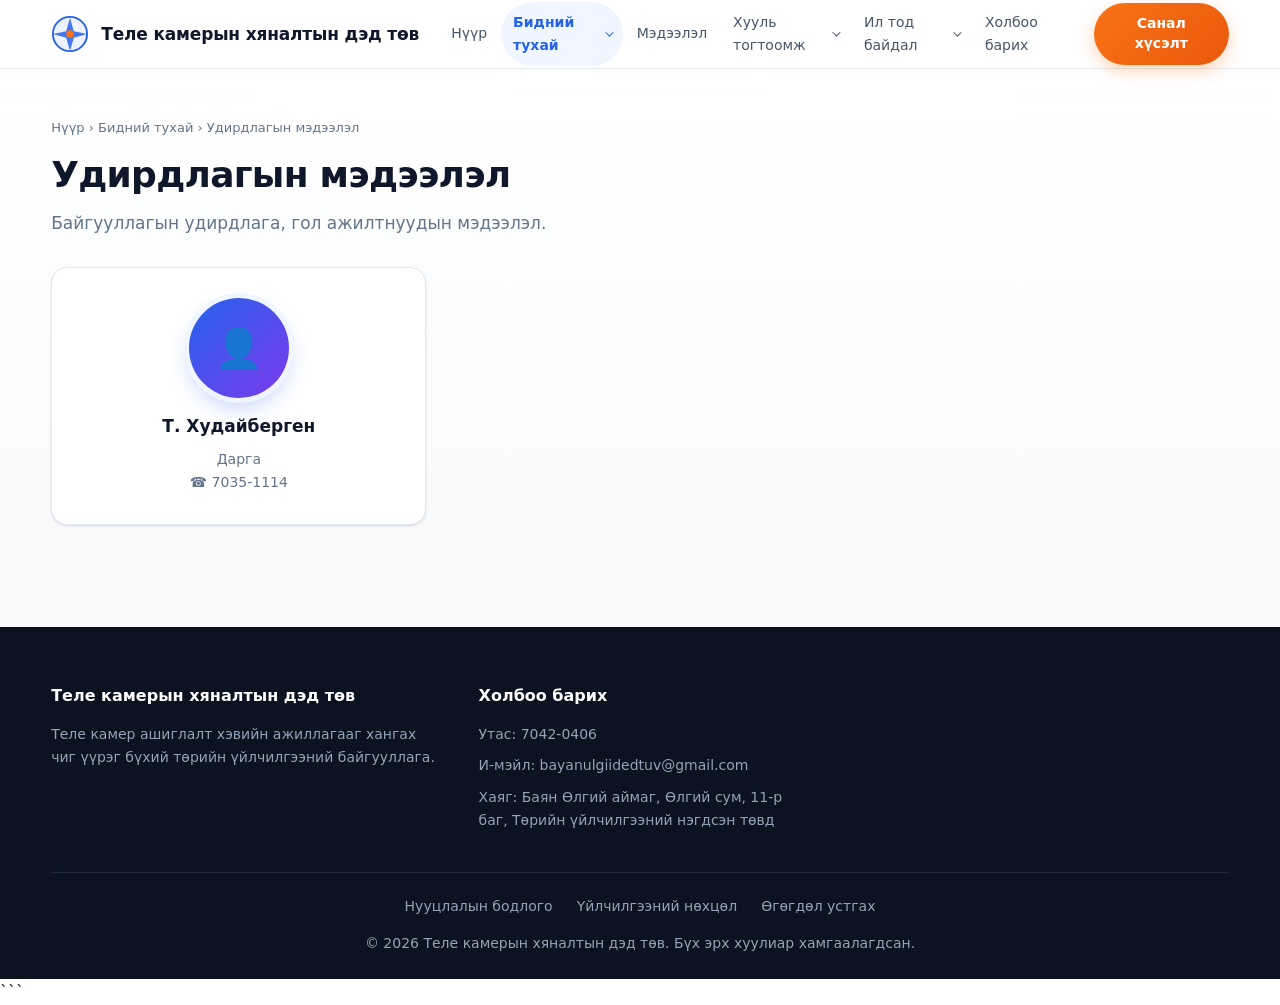
<file: site - Copy/management.html>
<!DOCTYPE html>
<html lang="mn">
<head>
    <meta charset="UTF-8">
    <meta name="viewport" content="width=device-width,initial-scale=1">
    <title>Удирдлагын мэдээлэл | Теле камерын хяналтын дэд төв</title>
    <link rel="stylesheet" href="css/style.css">
</head>
<body>
    <header class="header">
        <div class="container">
            <a class="brand" href="index.html">
                <svg viewBox="0 0 40 40">
                    <circle cx="20" cy="20" r="18" fill="#eef2ff" stroke="#2563eb" stroke-width="2"/>
                    <path d="M20 3l4 14 14 3-14 4-4 14-4-14-14-4 14-3z" fill="#2563eb" opacity=".85"/>
                    <circle cx="20" cy="20" r="4" fill="#f97316"/>
                </svg>
                <span>Теле камерын хяналтын дэд төв</span>
            </a>

            <button class="burger" id="burger" aria-label="Цэс">☰</button>

            <ul class="nav" id="nav">
                <li><a href="index.html" class="">Нүүр</a></li>
                <li class="has-sub">
                    <a href="about.html" class="active">Бидний тухай</a>
                    <div class="sub">
                        <a href="about.html">Танилцуулга</a>
                        <a href="functions.html">Чиг үүрэг</a>
                        <a href="management.html">Удирдлагын мэдээлэл</a>
                    </div>
                </li>
                <li><a href="news.html" class="">Мэдээлэл</a></li>
                <li class="has-sub">
                    <a href="laws-citizens.html" class="">Хууль тогтоомж</a>
                    <div class="sub">
                        <a href="laws-citizens.html">Иргэдэд үйлчлэх үйлчилгээнд мөрдөж буй хууль тогтоомж</a>
                        <a href="laws-operations.html">Газрын үйл ажиллагаанд дагаж мөрдөж буй хууль тогтоомж</a>
                        <a href="rules.html">Байгууллагын дүрэм, журам</a>
                    </div>
                </li>
                <li class="has-sub">
                    <a href="budget.html" class="">Ил тод байдал</a>
                    <div class="sub">
                        <a href="budget.html">Төсөв санхүү</a>
                        <a href="reports.html">Тайлан, мэдээ</a>
                        <a href="survey.html">Сэтгэл ханамжийн судалгаа</a>
                    </div>
                </li>
                <li><a href="contact.html" class="">Холбоо барих</a></li>
            </ul>

            <a class="btn" href="feedback.html">Санал хүсэлт</a>
        </div>
    </header>

    <main>
        <div class="container">
            <div class="crumbs">
                <a href="index.html">Нүүр</a> › Бидний тухай › Удирдлагын мэдээлэл
            </div>

            <h1>Удирдлагын мэдээлэл</h1>
            <p class="lead">Байгууллагын удирдлага, гол ажилтнуудын мэдээлэл.</p>

            <div class="people">
                <div class="card person reveal">
                    <div class="avatar">👤</div>
                    <h3>Т. Худайберген</h3>
                    <p>Дарга</p>
                    <p>☎ 7035-1114</p>
                </div>
            </div>
        </div>
    </main>

    <footer class="footer">
        <div class="container">
            <div class="fgrid">
                <div>
                    <h4>Теле камерын хяналтын дэд төв</h4>
                    <p>Теле камер ашиглалт хэвийн ажиллагааг хангах чиг үүрэг бүхий төрийн үйлчилгээний байгууллага.</p>
                </div>
                <div>
                    <h4>Холбоо барих</h4>
                    <ul>
                        <li>Утас: 7042-0406</li>
                        <li>И-мэйл: bayanulgiidedtuv@gmail.com</li>
                        <li>
                            Хаяг: Баян Өлгий аймаг, Өлгий сум, 11-р баг, Төрийн үйлчилгээний нэгдсэн төвд
                        </li>
                    </ul>
                </div>
            </div>

            <div class="fbottom">
                <nav>
                    <a href="privacy.html">Нууцлалын бодлого</a>
                    <a href="privacy.html">Үйлчилгээний нөхцөл</a>
                    <a href="privacy.html">Өгөгдөл устгах</a>
                </nav>

                <p>© 2026 Теле камерын хяналтын дэд төв. Бүх эрх хуулиар хамгаалагдсан.</p>
            </div>
        </div>
    </footer>

    <button id="toTop" aria-label="Дээш">↑</button>
    <script src="js/script.js"></script>
</body>
</html>
```
</file>
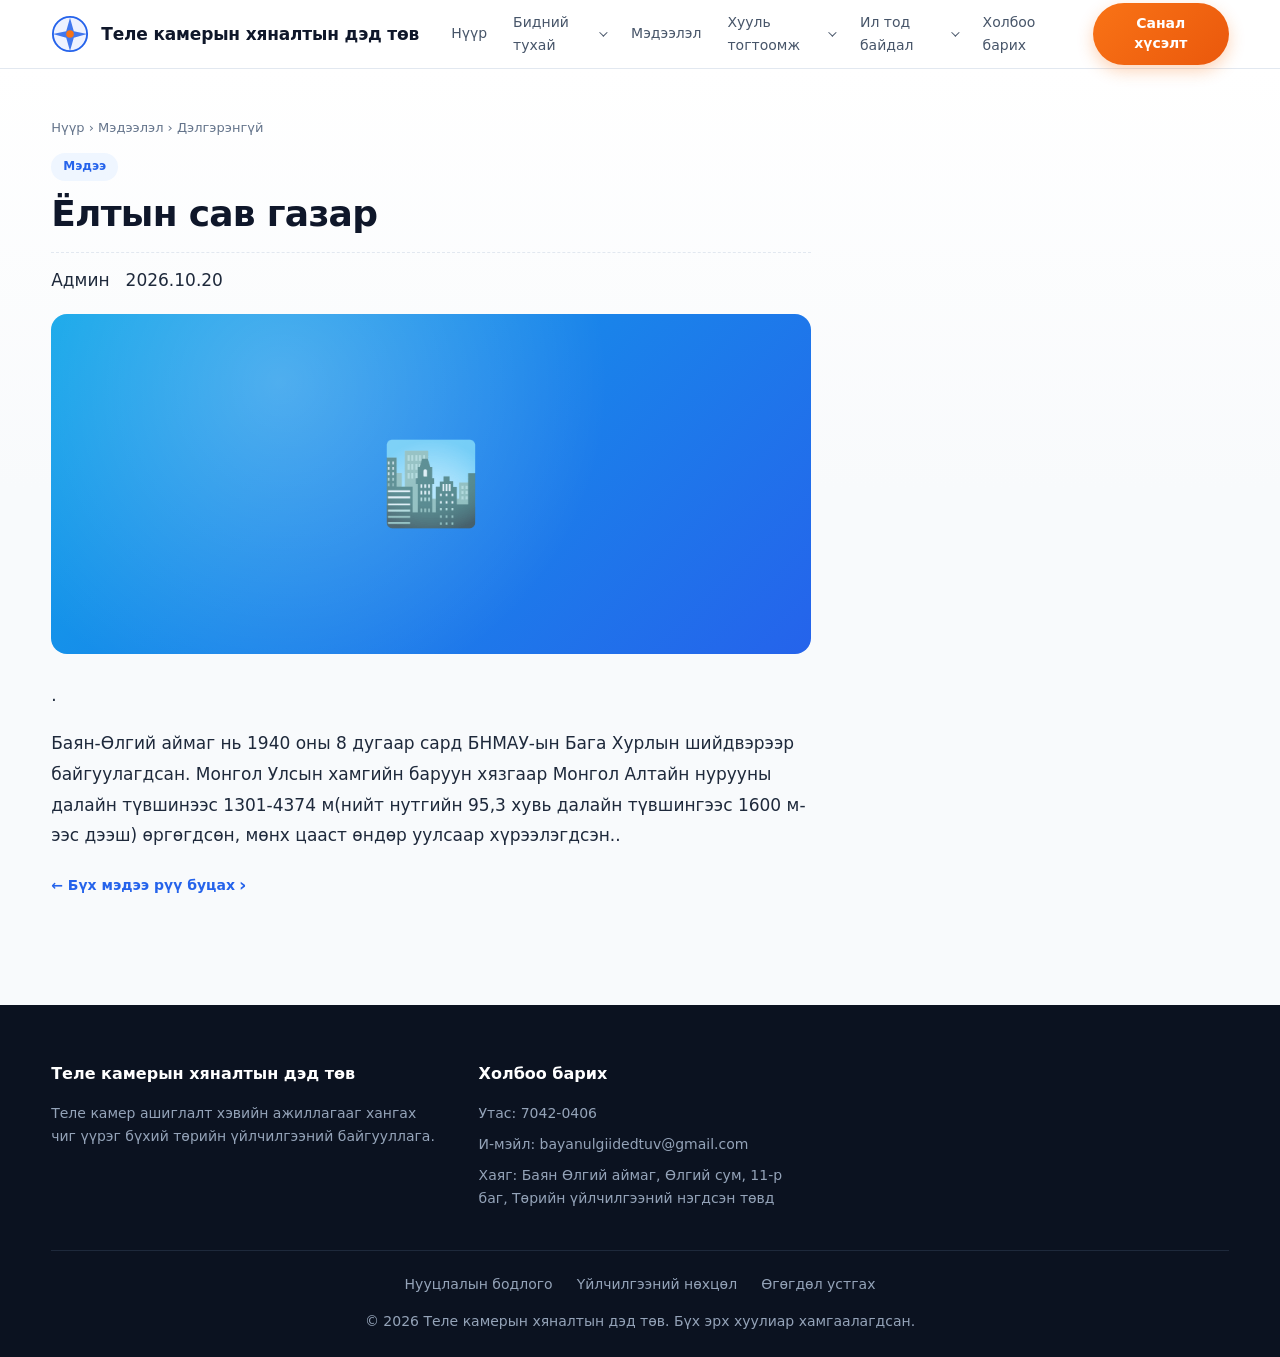
<file: site - Copy/news-detail.html>
<!DOCTYPE html>
<html lang="mn">
    <head>
        <meta charset="UTF-8">
        <meta name="viewport" content="width=device-width,initial-scale=1">
        <title>Мэдээний дэлгэрэнгүй | Теле камерын хяналтын дэд төв</title>
        <link rel="stylesheet" href="css/style.css">
    </head>
    <body>
        <header class="header">
            <div class="container">
                <a class="brand" href="index.html">
                    <svg viewBox="0 0 40 40">
                        <circle cx="20" cy="20" r="18" fill="#eef2ff" stroke="#2563eb" stroke-width="2"/>
                        <path d="M20 3l4 14 14 3-14 4-4 14-4-14-14-4 14-3z" fill="#2563eb" opacity=".85"/>
                        <circle cx="20" cy="20" r="4" fill="#f97316"/>
                    </svg>
                    <span>Теле камерын хяналтын дэд төв</span>
                </a>
                <button class="burger" id="burger" aria-label="Цэс">☰</button>
                <ul class="nav" id="nav">
                    <li><a href="index.html" class="">Нүүр</a></li>
                    <li class="has-sub">
                        <a href="about.html" class="">Бидний тухай</a>
                        <div class="sub">
                            <a href="about.html">Танилцуулга</a>
                            <a href="functions.html">Чиг үүрэг</a>
                            <a href="management.html">Удирдлагын мэдээлэл</a>
                        </div>
                    </li>
                    <li><a href="news.html" class="">Мэдээлэл</a></li>
                    <li class="has-sub">
                        <a href="laws-citizens.html" class="">Хууль тогтоомж</a>
                        <div class="sub">
                            <a href="laws-citizens.html">Иргэдэд үйлчлэх үйлчилгээнд мөрдөж буй хууль тогтоомж</a>
                            <a href="laws-operations.html">Газрын үйл ажиллагаанд дагаж мөрдөж буй хууль тогтоомж</a>
                            <a href="rules.html">Байгууллагын дүрэм, журам</a>
                        </div>
                    </li>
                    <li class="has-sub">
                        <a href="budget.html" class="">Ил тод байдал</a>
                        <div class="sub">
                            <a href="budget.html">Төсөв санхүү</a>
                            <a href="reports.html">Тайлан, мэдээ</a>
                            <a href="survey.html">Сэтгэл ханамжийн судалгаа</a>
                        </div>
                    </li>
                    <li><a href="contact.html" class="">Холбоо барих</a></li>
                </ul>
                <a class="btn" href="feedback.html">Санал хүсэлт</a>
            </div>
        </header>

        <main>
            <div class="container">
                <div class="crumbs">
                    <a href="index.html">Нүүр</a> ›
                    <a href='news.html'>Мэдээлэл</a> › Дэлгэрэнгүй
                </div>
                <div class="article" style="max-width:760px">
                    <span class="tag">Мэдээ</span>
                    <h1 style="margin-top:10px">Ёлтын сав газар</h1>
                    <p class="meta" style="justify-content:flex-start;gap:16px">
                        <span>Админ</span>
                        <span>2026.10.20</span>
                    </p>
                    <div class="thumb g1">🏙️</div>
                    <p>.</p>
                    <p>Баян-Өлгий аймаг нь 1940 оны 8 дугаар сард БНМАУ-ын Бага Хурлын шийдвэрээр байгуулагдсан. Монгол Улсын хамгийн баруун хязгаар Монгол Алтайн нурууны далайн түвшинээс 1301-4374 м(нийт нутгийн 95,3 хувь далайн түвшингээс 1600 м-ээс дээш) өргөгдсөн, мөнх цааст өндөр уулсаар хүрээлэгдсэн..</p>
                    <p>
                        <a class="more" href="news.html">← Бүх мэдээ рүү буцах</a>
                    </p>
                </div>
            </div>
        </main>

        <footer class="footer">
            <div class="container">
                <div class="fgrid">
                    <div>
                        <h4>Теле камерын хяналтын дэд төв</h4>
                        <p>Теле камер ашиглалт хэвийн ажиллагааг хангах чиг үүрэг бүхий төрийн үйлчилгээний байгууллага.</p>
                    </div>
                    <div>
                        <h4>Холбоо барих</h4>
                    <ul>
                        <li>Утас: 7042-0406</li>
                        <li>И-мэйл: bayanulgiidedtuv@gmail.com</li>
                        <li>
                            Хаяг: Баян Өлгий аймаг, Өлгий сум, 11-р баг, Төрийн үйлчилгээний нэгдсэн төвд
                        </li>
                    </ul>
                    </div>
                </div>
                <div class="fbottom">
                    <nav>
                        <a href="privacy.html">Нууцлалын бодлого</a>
                        <a href="privacy.html">Үйлчилгээний нөхцөл</a>
                        <a href="privacy.html">Өгөгдөл устгах</a>
                    </nav>
                    <p>© 2026 Теле камерын хяналтын дэд төв. Бүх эрх хуулиар хамгаалагдсан.</p>
                </div>
            </div>
        </footer>

        <button id="toTop" aria-label="Дээш">↑</button>
        <script src="js/script.js"></script>
    </body>
</html>
</file>
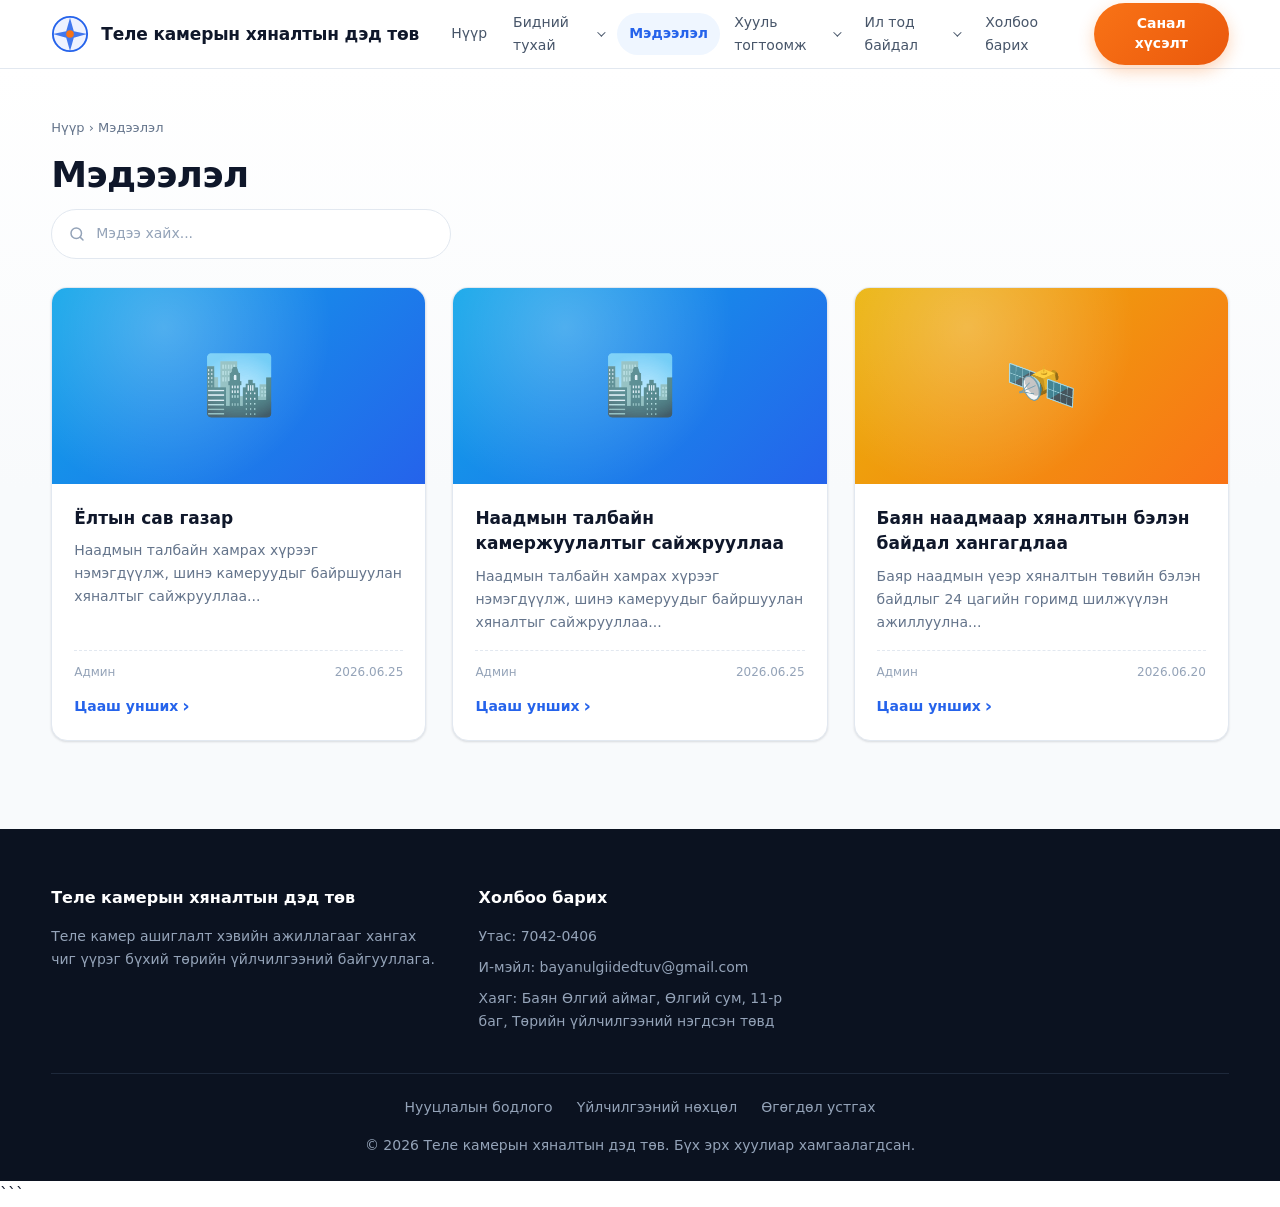
<file: site - Copy/news.html>
<!DOCTYPE html>
<html lang="mn">
    <head>
        <meta charset="UTF-8">
        <meta name="viewport" content="width=device-width,initial-scale=1">
        <title>Мэдээлэл | Теле камерын хяналтын дэд төв</title>
        <link rel="stylesheet" href="css/style.css">
    </head>
    <body>
        <header class="header">
            <div class="container">
                <a class="brand" href="index.html">
                    <svg viewBox="0 0 40 40">
                        <circle cx="20" cy="20" r="18" fill="#eef2ff" stroke="#2563eb" stroke-width="2"/>
                        <path d="M20 3l4 14 14 3-14 4-4 14-4-14-14-4 14-3z" fill="#2563eb" opacity=".85"/>
                        <circle cx="20" cy="20" r="4" fill="#f97316"/>
                    </svg>
                    <span>Теле камерын хяналтын дэд төв</span>
                </a>
                <button class="burger" id="burger" aria-label="Цэс">☰</button>
                <ul class="nav" id="nav">
                    <li><a href="index.html" class="">Нүүр</a></li>
                    <li class="has-sub">
                        <a href="about.html" class="">Бидний тухай</a>
                        <div class="sub">
                            <a href="about.html">Танилцуулга</a>
                            <a href="functions.html">Чиг үүрэг</a>
                            <a href="management.html">Удирдлагын мэдээлэл</a>
                        </div>
                    </li>
                    <li><a href="news.html" class="active">Мэдээлэл</a></li>
                    <li class="has-sub">
                        <a href="laws-citizens.html" class="">Хууль тогтоомж</a>
                        <div class="sub">
                            <a href="laws-citizens.html">Иргэдэд үйлчлэх үйлчилгээнд мөрдөж буй хууль тогтоомж</a>
                            <a href="laws-operations.html">Газрын үйл ажиллагаанд дагаж мөрдөж буй хууль тогтоомж</a>
                            <a href="rules.html">Байгууллагын дүрэм, журам</a>
                        </div>
                    </li>
                    <li class="has-sub">
                        <a href="budget.html" class="">Ил тод байдал</a>
                        <div class="sub">
                            <a href="budget.html">Төсөв санхүү</a>
                            <a href="reports.html">Тайлан, мэдээ</a>
                            <a href="survey.html">Сэтгэл ханамжийн судалгаа</a>
                        </div>
                    </li>
                    <li><a href="contact.html" class="">Холбоо барих</a></li>
                </ul>
                <a class="btn" href="feedback.html">Санал хүсэлт</a>
            </div>
        </header>

        <main>
            <div class="container">
                <div class="crumbs">
                    <a href="index.html">Нүүр</a> › Мэдээлэл
                </div>
                <h1>Мэдээлэл</h1>
                <input class="search" id="newsSearch" placeholder="Мэдээ хайх...">
                <div class="grid" id="newsGrid">
                    <article class="card reveal">
                        <div class="thumb g1">🏙️</div>
                        <div class="body">
                            <h3>Ёлтын сав газар</h3>
                            <p>Наадмын талбайн хамрах хүрээг нэмэгдүүлж, шинэ камеруудыг байршуулан хяналтыг сайжрууллаа...</p>
                            <div class="meta">
                                <span>Админ</span>
                                <span>2026.06.25</span>
                            </div>
                            <a class="more" href="news-detail.html">Цааш унших</a>
                        </div>
                    </article>
                    <article class="card reveal">
                        <div class="thumb g1">🏙️</div>
                        <div class="body">
                            <h3>Наадмын талбайн камержуулалтыг сайжрууллаа</h3>
                            <p>Наадмын талбайн хамрах хүрээг нэмэгдүүлж, шинэ камеруудыг байршуулан хяналтыг сайжрууллаа...</p>
                            <div class="meta">
                                <span>Админ</span>
                                <span>2026.06.25</span>
                            </div>
                            <a class="more" href="news-detail.html">Цааш унших</a>
                        </div>
                    </article>
                    <article class="card reveal">
                        <div class="thumb g6">🛰️</div>
                        <div class="body">
                            <h3>Баян наадмаар хяналтын бэлэн байдал хангагдлаа</h3>
                            <p>Баяр наадмын үеэр хяналтын төвийн бэлэн байдлыг 24 цагийн горимд шилжүүлэн ажиллуулна...</p>
                            <div class="meta">
                                <span>Админ</span>
                                <span>2026.06.20</span>
                            </div>
                            <a class="more" href="news-detail.html">Цааш унших</a>
                        </div>
                    </article>
                </div>
            </div>
        </main>

        <footer class="footer">
            <div class="container">
                <div class="fgrid">
                    <div>
                        <h4>Теле камерын хяналтын дэд төв</h4>
                        <p>Теле камер ашиглалт хэвийн ажиллагааг хангах чиг үүрэг бүхий төрийн үйлчилгээний байгууллага.</p>
                    </div>
                    <div>
                        <h4>Холбоо барих</h4>
                    <ul>
                        <li>Утас: 7042-0406</li>
                        <li>И-мэйл: bayanulgiidedtuv@gmail.com</li>
                        <li>
                            Хаяг: Баян Өлгий аймаг, Өлгий сум, 11-р баг, Төрийн үйлчилгээний нэгдсэн төвд
                        </li>
                    </ul>
                    </div>
                </div>
                <div class="fbottom">
                    <nav>
                        <a href="privacy.html">Нууцлалын бодлого</a>
                        <a href="privacy.html">Үйлчилгээний нөхцөл</a>
                        <a href="privacy.html">Өгөгдөл устгах</a>
                    </nav>
                    <p>© 2026 Теле камерын хяналтын дэд төв. Бүх эрх хуулиар хамгаалагдсан.</p>
                </div>
            </div>
        </footer>

        <button id="toTop" aria-label="Дээш">↑</button>
        <script src="js/script.js"></script>
    </body>
</html>
```
</file>
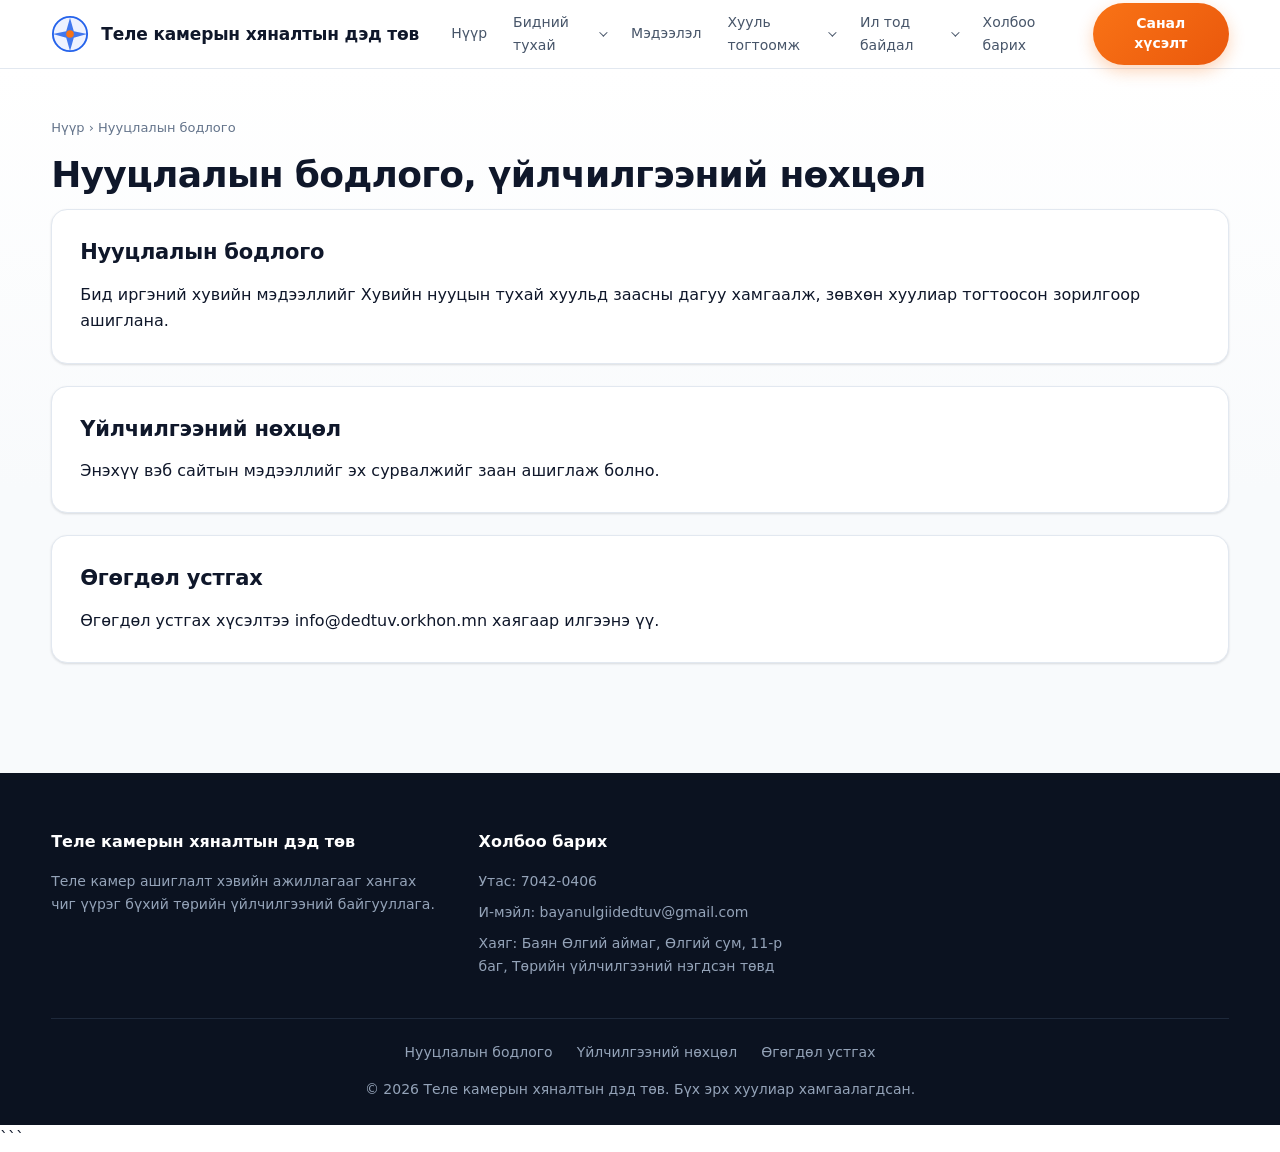
<file: site - Copy/privacy.html>
<!DOCTYPE html>
<html lang="mn">
    <head>
        <meta charset="UTF-8">
        <meta name="viewport" content="width=device-width,initial-scale=1">
        <title>Нууцлалын бодлого | Теле камерын хяналтын дэд төв</title>
        <link rel="stylesheet" href="css/style.css">
    </head>
    <body>
        <header class="header">
            <div class="container">
                <a class="brand" href="index.html">
                    <svg viewBox="0 0 40 40">
                        <circle cx="20" cy="20" r="18" fill="#eef2ff" stroke="#2563eb" stroke-width="2"/>
                        <path d="M20 3l4 14 14 3-14 4-4 14-4-14-14-4 14-3z" fill="#2563eb" opacity=".85"/>
                        <circle cx="20" cy="20" r="4" fill="#f97316"/>
                    </svg>
                    <span>Теле камерын хяналтын дэд төв</span>
                </a>
                <button class="burger" id="burger" aria-label="Цэс">☰</button>
                <ul class="nav" id="nav">
                    <li><a href="index.html" class="">Нүүр</a></li>
                    <li class="has-sub">
                        <a href="about.html" class="">Бидний тухай</a>
                        <div class="sub">
                            <a href="about.html">Танилцуулга</a>
                            <a href="functions.html">Чиг үүрэг</a>
                            <a href="management.html">Удирдлагын мэдээлэл</a>
                        </div>
                    </li>
                    <li><a href="news.html" class="">Мэдээлэл</a></li>
                    <li class="has-sub">
                        <a href="laws-citizens.html" class="">Хууль тогтоомж</a>
                        <div class="sub">
                            <a href="laws-citizens.html">Иргэдэд үйлчлэх үйлчилгээнд мөрдөж буй хууль тогтоомж</a>
                            <a href="laws-operations.html">Газрын үйл ажиллагаанд дагаж мөрдөж буй хууль тогтоомж</a>
                            <a href="rules.html">Байгууллагын дүрэм, журам</a>
                        </div>
                    </li>
                    <li class="has-sub">
                        <a href="budget.html" class="">Ил тод байдал</a>
                        <div class="sub">
                            <a href="budget.html">Төсөв санхүү</a>
                            <a href="reports.html">Тайлан, мэдээ</a>
                            <a href="survey.html">Сэтгэл ханамжийн судалгаа</a>
                        </div>
                    </li>
                    <li><a href="contact.html" class="">Холбоо барих</a></li>
                </ul>
                <a class="btn" href="feedback.html">Санал хүсэлт</a>
            </div>
        </header>

        <main>
            <div class="container">
                <div class="crumbs">
                    <a href="index.html">Нүүр</a> › Нууцлалын бодлого
                </div>
                <h1>Нууцлалын бодлого, үйлчилгээний нөхцөл</h1>
                <div class="panel">
                    <h2 style="margin-top:0">Нууцлалын бодлого</h2>
                    <p>Бид иргэний хувийн мэдээллийг Хувийн нууцын тухай хуульд заасны дагуу хамгаалж, зөвхөн хуулиар тогтоосон зорилгоор ашиглана.</p>
                </div>
                <div class="panel">
                    <h2 style="margin-top:0">Үйлчилгээний нөхцөл</h2>
                    <p>Энэхүү вэб сайтын мэдээллийг эх сурвалжийг заан ашиглаж болно.</p>
                </div>
                <div class="panel">
                    <h2 style="margin-top:0">Өгөгдөл устгах</h2>
                    <p>Өгөгдөл устгах хүсэлтээ info@dedtuv.orkhon.mn хаягаар илгээнэ үү.</p>
                </div>
            </div>
        </main>

        <footer class="footer">
            <div class="container">
                <div class="fgrid">
                    <div>
                        <h4>Теле камерын хяналтын дэд төв</h4>
                        <p>Теле камер ашиглалт хэвийн ажиллагааг хангах чиг үүрэг бүхий төрийн үйлчилгээний байгууллага.</p>
                    </div>
                    <div>
                        <h4>Холбоо барих</h4>
                    <ul>
                        <li>Утас: 7042-0406</li>
                        <li>И-мэйл: bayanulgiidedtuv@gmail.com</li>
                        <li>
                            Хаяг: Баян Өлгий аймаг, Өлгий сум, 11-р баг, Төрийн үйлчилгээний нэгдсэн төвд
                        </li>
                    </ul>
                    </div>
                </div>
                <div class="fbottom">
                    <nav>
                        <a href="privacy.html">Нууцлалын бодлого</a>
                        <a href="privacy.html">Үйлчилгээний нөхцөл</a>
                        <a href="privacy.html">Өгөгдөл устгах</a>
                    </nav>
                    <p>© 2026 Теле камерын хяналтын дэд төв. Бүх эрх хуулиар хамгаалагдсан.</p>
                </div>
            </div>
        </footer>

        <button id="toTop" aria-label="Дээш">↑</button>
        <script src="js/script.js"></script>
    </body>
</html>
```
</file>
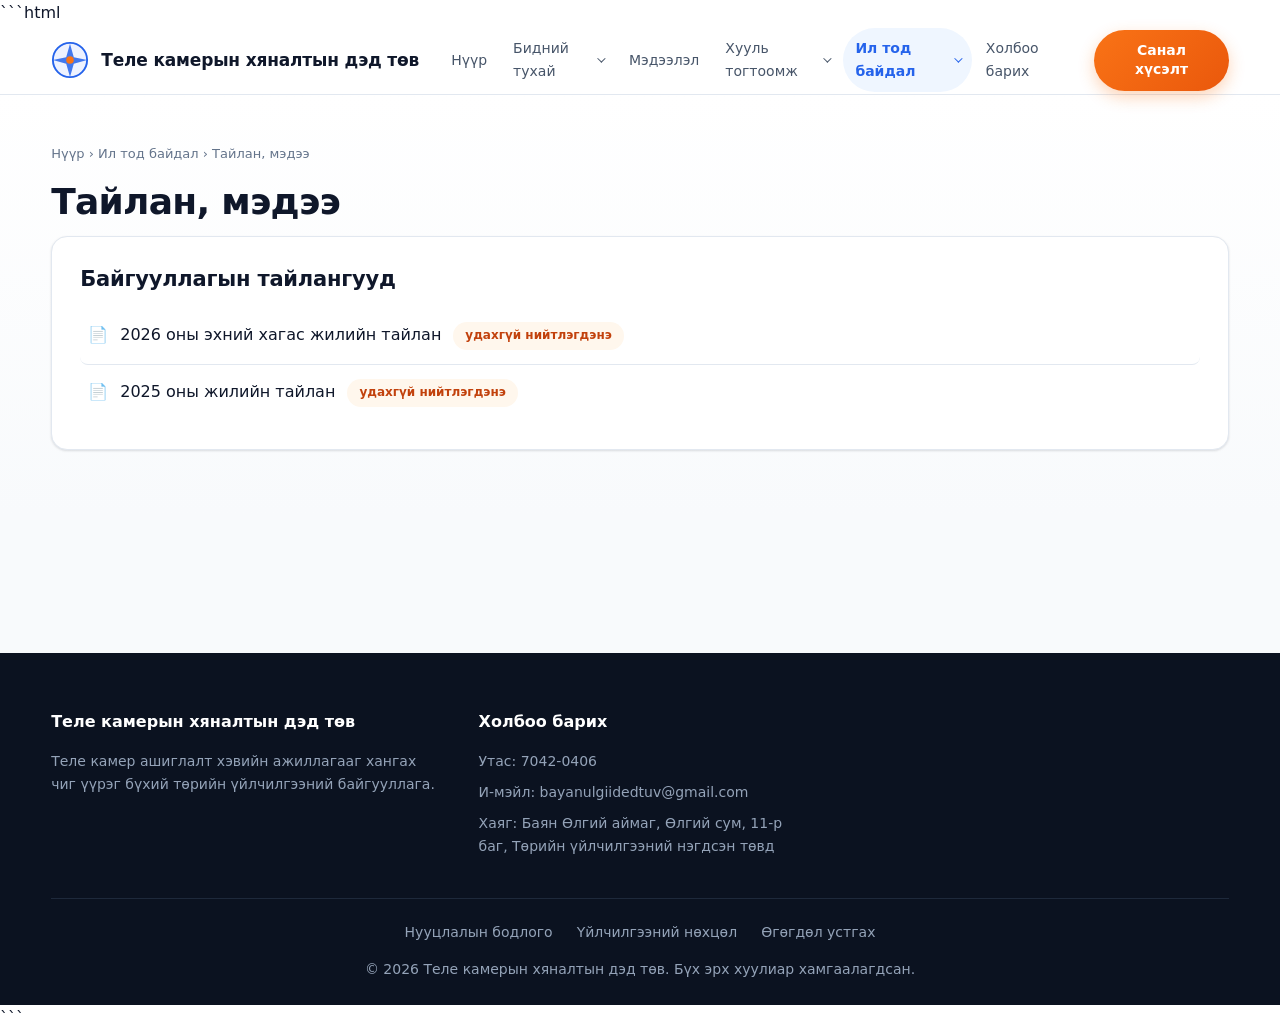
<file: site - Copy/reports.html>
```html
<!DOCTYPE html>
<html lang="mn">
    <head>
        <meta charset="UTF-8">
        <meta name="viewport" content="width=device-width,initial-scale=1">
        <title>Тайлан, мэдээ | Теле камерын хяналтын дэд төв</title>
        <link rel="stylesheet" href="css/style.css">
    </head>
    <body>
        <header class="header">
            <div class="container">
                <a class="brand" href="index.html">
                    <svg viewBox="0 0 40 40">
                        <circle cx="20" cy="20" r="18" fill="#eef2ff" stroke="#2563eb" stroke-width="2"/>
                        <path d="M20 3l4 14 14 3-14 4-4 14-4-14-14-4 14-3z" fill="#2563eb" opacity=".85"/>
                        <circle cx="20" cy="20" r="4" fill="#f97316"/>
                    </svg>
                    <span>Теле камерын хяналтын дэд төв</span>
                </a>
                <button class="burger" id="burger" aria-label="Цэс">☰</button>
                <ul class="nav" id="nav">
                    <li><a href="index.html" class="">Нүүр</a></li>
                    <li class="has-sub">
                        <a href="about.html" class="">Бидний тухай</a>
                        <div class="sub">
                            <a href="about.html">Танилцуулга</a>
                            <a href="functions.html">Чиг үүрэг</a>
                            <a href="management.html">Удирдлагын мэдээлэл</a>
                        </div>
                    </li>
                    <li><a href="news.html" class="">Мэдээлэл</a></li>
                    <li class="has-sub">
                        <a href="laws-citizens.html" class="">Хууль тогтоомж</a>
                        <div class="sub">
                            <a href="laws-citizens.html">Иргэдэд үйлчлэх үйлчилгээнд мөрдөж буй хууль тогтоомж</a>
                            <a href="laws-operations.html">Газрын үйл ажиллагаанд дагаж мөрдөж буй хууль тогтоомж</a>
                            <a href="rules.html">Байгууллагын дүрэм, журам</a>
                        </div>
                    </li>
                    <li class="has-sub">
                        <a href="budget.html" class="active">Ил тод байдал</a>
                        <div class="sub">
                            <a href="budget.html">Төсөв санхүү</a>
                            <a href="reports.html">Тайлан, мэдээ</a>
                            <a href="survey.html">Сэтгэл ханамжийн судалгаа</a>
                        </div>
                    </li>
                    <li><a href="contact.html" class="">Холбоо барих</a></li>
                </ul>
                <a class="btn" href="feedback.html">Санал хүсэлт</a>
            </div>
        </header>

        <main>
            <div class="container">
                <div class="crumbs">
                    <a href="index.html">Нүүр</a> › Ил тод байдал › Тайлан, мэдээ
                </div>
                <h1>Тайлан, мэдээ</h1>
                <div class="panel">
                    <h2 style="margin-top:0">Байгууллагын тайлангууд</h2>
                    <ul class="links">
                        <li>
                            <span>2026 оны эхний хагас жилийн тайлан</span>
                            <span class="tag warn">удахгүй нийтлэгдэнэ</span>
                        </li>
                        <li>
                            <span>2025 оны жилийн тайлан</span>
                            <span class="tag warn">удахгүй нийтлэгдэнэ</span>
                        </li>
                    </ul>
                </div>
            </div>
        </main>

        <footer class="footer">
            <div class="container">
                <div class="fgrid">
                    <div>
                        <h4>Теле камерын хяналтын дэд төв</h4>
                        <p>Теле камер ашиглалт хэвийн ажиллагааг хангах чиг үүрэг бүхий төрийн үйлчилгээний байгууллага.</p>
                    </div>
                    <div>
                        <h4>Холбоо барих</h4>
                    <ul>
                        <li>Утас: 7042-0406</li>
                        <li>И-мэйл: bayanulgiidedtuv@gmail.com</li>
                        <li>
                            Хаяг: Баян Өлгий аймаг, Өлгий сум, 11-р баг, Төрийн үйлчилгээний нэгдсэн төвд
                        </li>
                    </ul>
                    </div>
                </div>
                <div class="fbottom">
                    <nav>
                        <a href="privacy.html">Нууцлалын бодлого</a>
                        <a href="privacy.html">Үйлчилгээний нөхцөл</a>
                        <a href="privacy.html">Өгөгдөл устгах</a>
                    </nav>
                    <p>© 2026 Теле камерын хяналтын дэд төв. Бүх эрх хуулиар хамгаалагдсан.</p>
                </div>
            </div>
        </footer>

        <button id="toTop" aria-label="Дээш">↑</button>
        <script src="js/script.js"></script>
    </body>
</html>
```
</file>
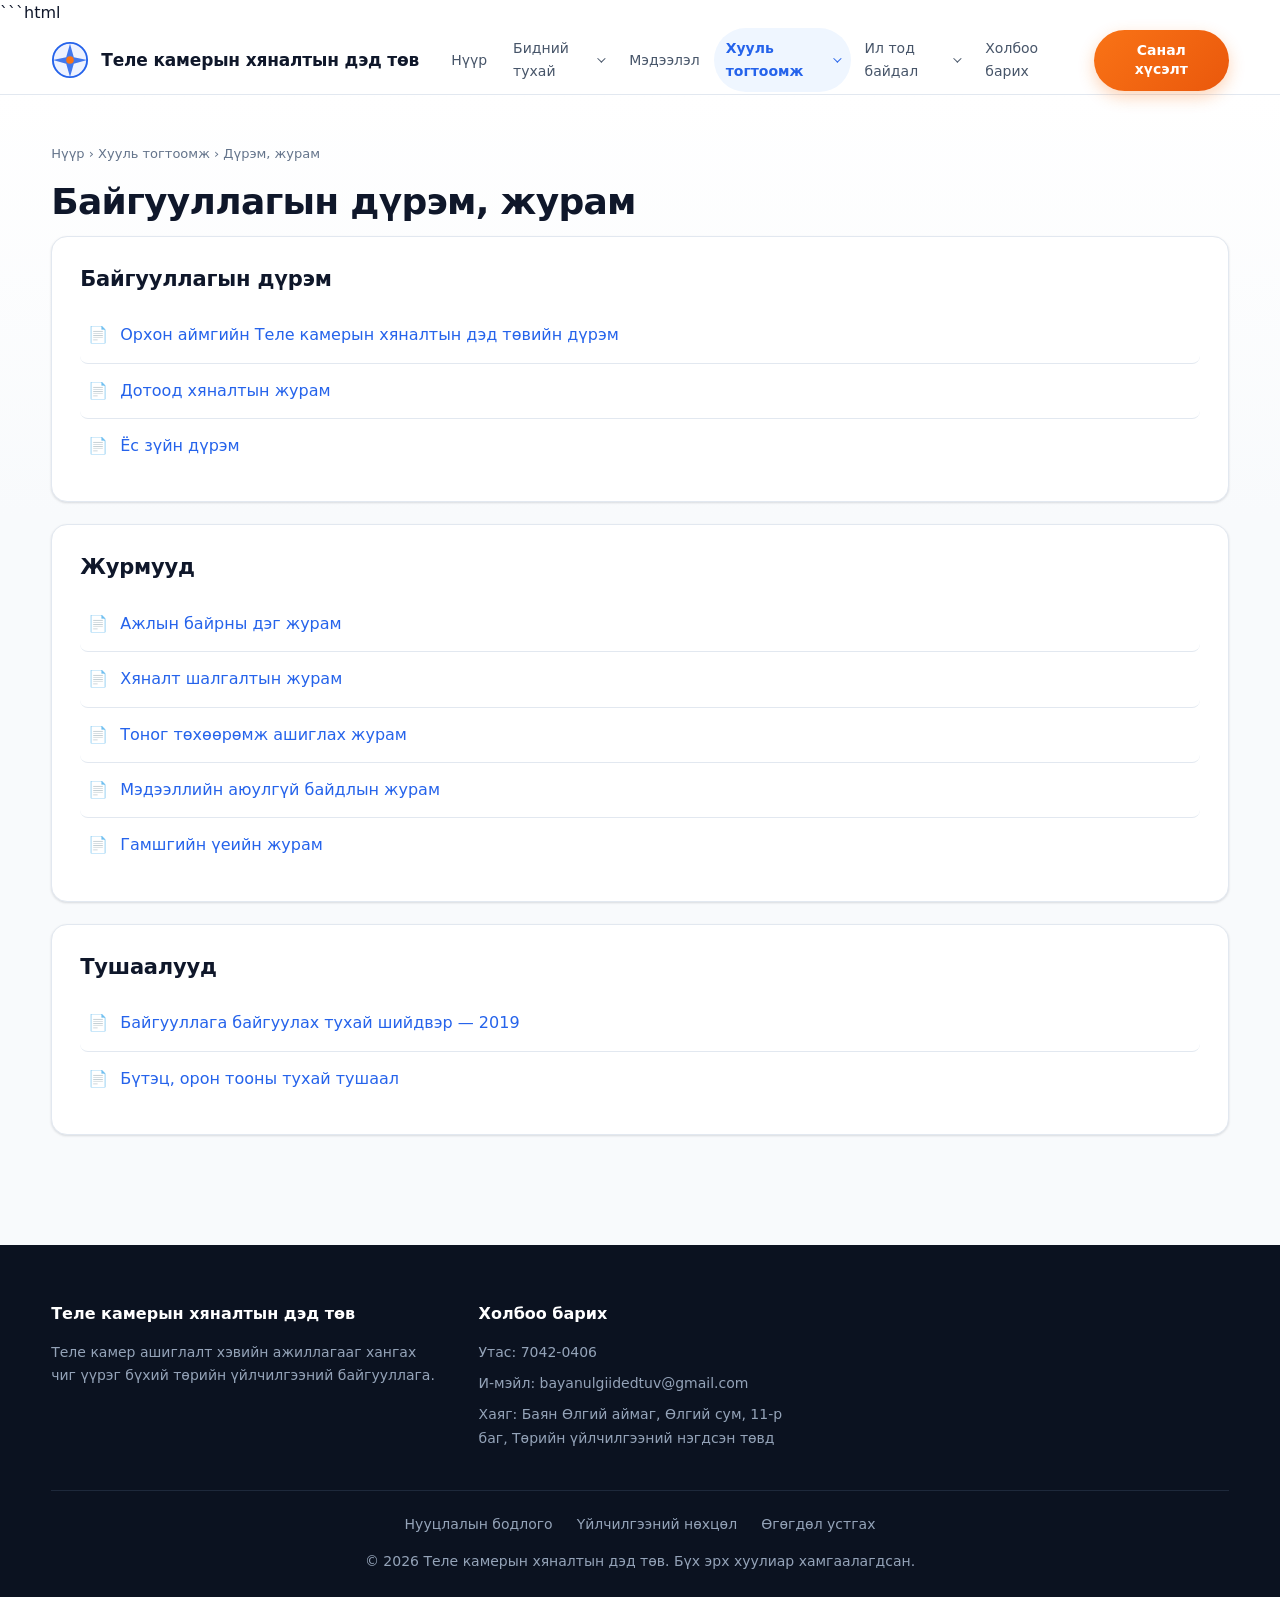
<file: site - Copy/rules.html>
```html
<!DOCTYPE html>
<html lang="mn">
    <head>
        <meta charset="UTF-8">
        <meta name="viewport" content="width=device-width,initial-scale=1">
        <title>Байгууллагын дүрэм, журам | Теле камерын хяналтын дэд төв</title>
        <link rel="stylesheet" href="css/style.css">
    </head>
    <body>
        <header class="header">
            <div class="container">
                <a class="brand" href="index.html">
                    <svg viewBox="0 0 40 40">
                        <circle cx="20" cy="20" r="18" fill="#eef2ff" stroke="#2563eb" stroke-width="2"/>
                        <path d="M20 3l4 14 14 3-14 4-4 14-4-14-14-4 14-3z" fill="#2563eb" opacity=".85"/>
                        <circle cx="20" cy="20" r="4" fill="#f97316"/>
                    </svg>
                    <span>Теле камерын хяналтын дэд төв</span>
                </a>
                <button class="burger" id="burger" aria-label="Цэс">☰</button>
                <ul class="nav" id="nav">
                    <li><a href="index.html" class="">Нүүр</a></li>
                    <li class="has-sub">
                        <a href="about.html" class="">Бидний тухай</a>
                        <div class="sub">
                            <a href="about.html">Танилцуулга</a>
                            <a href="functions.html">Чиг үүрэг</a>
                            <a href="management.html">Удирдлагын мэдээлэл</a>
                        </div>
                    </li>
                    <li><a href="news.html" class="">Мэдээлэл</a></li>
                    <li class="has-sub">
                        <a href="laws-citizens.html" class="active">Хууль тогтоомж</a>
                        <div class="sub">
                            <a href="laws-citizens.html">Иргэдэд үйлчлэх үйлчилгээнд мөрдөж буй хууль тогтоомж</a>
                            <a href="laws-operations.html">Газрын үйл ажиллагаанд дагаж мөрдөж буй хууль тогтоомж</a>
                            <a href="rules.html">Байгууллагын дүрэм, журам</a>
                        </div>
                    </li>
                    <li class="has-sub">
                        <a href="budget.html" class="">Ил тод байдал</a>
                        <div class="sub">
                            <a href="budget.html">Төсөв санхүү</a>
                            <a href="reports.html">Тайлан, мэдээ</a>
                            <a href="survey.html">Сэтгэл ханамжийн судалгаа</a>
                        </div>
                    </li>
                    <li><a href="contact.html" class="">Холбоо барих</a></li>
                </ul>
                <a class="btn" href="feedback.html">Санал хүсэлт</a>
            </div>
        </header>

        <main>
            <div class="container">
                <div class="crumbs">
                    <a href="index.html">Нүүр</a> › Хууль тогтоомж › Дүрэм, журам
                </div>
                <h1>Байгууллагын дүрэм, журам</h1>
                <div class="panel">
                    <h2 style="margin-top:0">Байгууллагын дүрэм</h2>
                    <ul class="links">
                        <li><a href="#">Орхон аймгийн Теле камерын хяналтын дэд төвийн дүрэм</a></li>
                        <li><a href="#">Дотоод хяналтын журам</a></li>
                        <li><a href="#">Ёс зүйн дүрэм</a></li>
                    </ul>
                </div>
                <div class="panel">
                    <h2 style="margin-top:0">Журмууд</h2>
                    <ul class="links">
                        <li><a href="#">Ажлын байрны дэг журам</a></li>
                        <li><a href="#">Хяналт шалгалтын журам</a></li>
                        <li><a href="#">Тоног төхөөрөмж ашиглах журам</a></li>
                        <li><a href="#">Мэдээллийн аюулгүй байдлын журам</a></li>
                        <li><a href="#">Гамшгийн үеийн журам</a></li>
                    </ul>
                </div>
                <div class="panel">
                    <h2 style="margin-top:0">Тушаалууд</h2>
                    <ul class="links">
                        <li><a href="#">Байгууллага байгуулах тухай шийдвэр — 2019</a></li>
                        <li><a href="#">Бүтэц, орон тооны тухай тушаал</a></li>
                    </ul>
                </div>
            </div>
        </main>

        <footer class="footer">
            <div class="container">
                <div class="fgrid">
                    <div>
                        <h4>Теле камерын хяналтын дэд төв</h4>
                        <p>Теле камер ашиглалт хэвийн ажиллагааг хангах чиг үүрэг бүхий төрийн үйлчилгээний байгууллага.</p>
                    </div>
                    <div>
                        <h4>Холбоо барих</h4>
                    <ul>
                        <li>Утас: 7042-0406</li>
                        <li>И-мэйл: bayanulgiidedtuv@gmail.com</li>
                        <li>
                            Хаяг: Баян Өлгий аймаг, Өлгий сум, 11-р баг, Төрийн үйлчилгээний нэгдсэн төвд
                        </li>
                    </ul>
                    </div>
                </div>
                <div class="fbottom">
                    <nav>
                        <a href="privacy.html">Нууцлалын бодлого</a>
                        <a href="privacy.html">Үйлчилгээний нөхцөл</a>
                        <a href="privacy.html">Өгөгдөл устгах</a>
                    </nav>
                    <p>© 2026 Теле камерын хяналтын дэд төв. Бүх эрх хуулиар хамгаалагдсан.</p>
                </div>
            </div>
        </footer>

        <button id="toTop" aria-label="Дээш">↑</button>
        <script src="js/script.js"></script>
    </body>
</html>
```
</file>
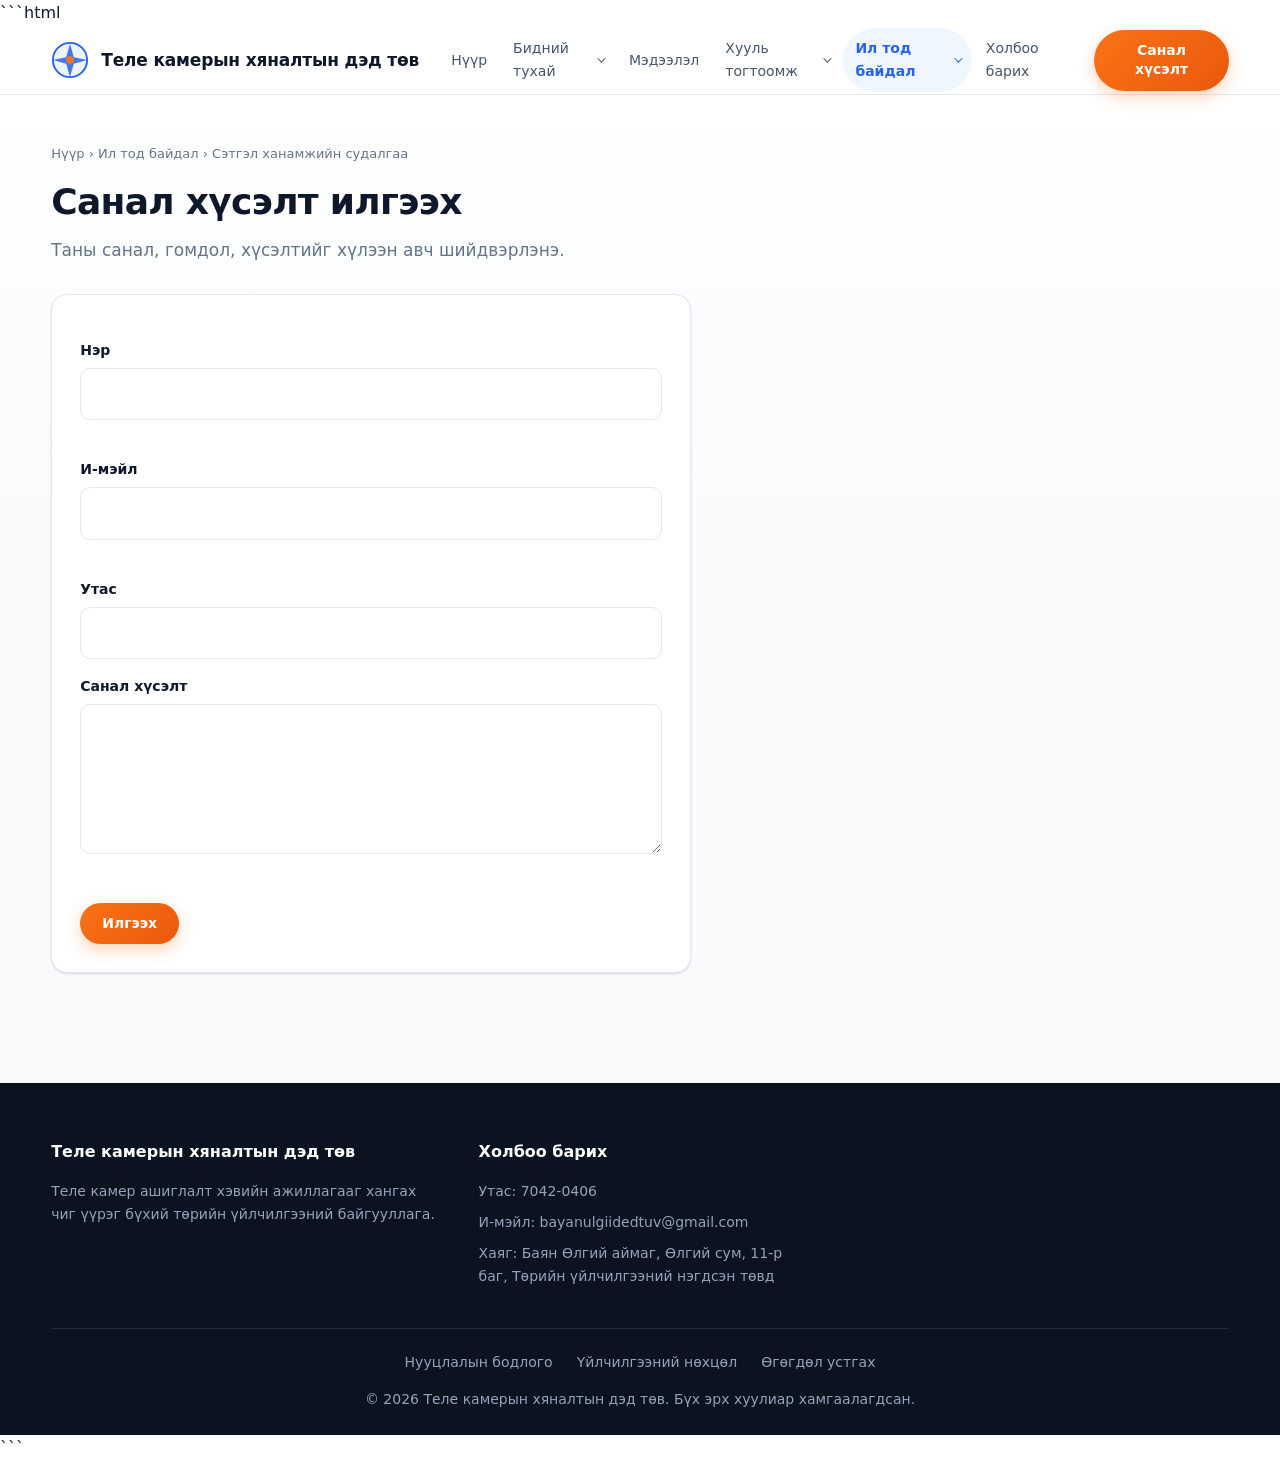
<file: site - Copy/survey.html>
```html
<!DOCTYPE html>
<html lang="mn">
    <head>
        <meta charset="UTF-8">
        <meta name="viewport" content="width=device-width,initial-scale=1">
        <title>Сэтгэл ханамжийн судалгаа | Теле камерын хяналтын дэд төв</title>
        <link rel="stylesheet" href="css/style.css">
    </head>
    <body>
        <header class="header">
            <div class="container">
                <a class="brand" href="index.html">
                    <svg viewBox="0 0 40 40">
                        <circle cx="20" cy="20" r="18" fill="#eef2ff" stroke="#2563eb" stroke-width="2"/>
                        <path d="M20 3l4 14 14 3-14 4-4 14-4-14-14-4 14-3z" fill="#2563eb" opacity=".85"/>
                        <circle cx="20" cy="20" r="4" fill="#f97316"/>
                    </svg>
                    <span>Теле камерын хяналтын дэд төв</span>
                </a>
                <button class="burger" id="burger" aria-label="Цэс">☰</button>
                <ul class="nav" id="nav">
                    <li><a href="index.html" class="">Нүүр</a></li>
                    <li class="has-sub">
                        <a href="about.html" class="">Бидний тухай</a>
                        <div class="sub">
                            <a href="about.html">Танилцуулга</a>
                            <a href="functions.html">Чиг үүрэг</a>
                            <a href="management.html">Удирдлагын мэдээлэл</a>
                        </div>
                    </li>
                    <li><a href="news.html" class="">Мэдээлэл</a></li>
                    <li class="has-sub">
                        <a href="laws-citizens.html" class="">Хууль тогтоомж</a>
                        <div class="sub">
                            <a href="laws-citizens.html">Иргэдэд үйлчлэх үйлчилгээнд мөрдөж буй хууль тогтоомж</a>
                            <a href="laws-operations.html">Газрын үйл ажиллагаанд дагаж мөрдөж буй хууль тогтоомж</a>
                            <a href="rules.html">Байгууллагын дүрэм, журам</a>
                        </div>
                    </li>
                    <li class="has-sub">
                        <a href="budget.html" class="active">Ил тод байдал</a>
                        <div class="sub">
                            <a href="budget.html">Төсөв санхүү</a>
                            <a href="reports.html">Тайлан, мэдээ</a>
                            <a href="survey.html">Сэтгэл ханамжийн судалгаа</a>
                        </div>
                    </li>
                    <li><a href="contact.html" class="">Холбоо барих</a></li>
                </ul>
                <a class="btn" href="feedback.html">Санал хүсэлт</a>
            </div>
        </header>

            <main>
        <div class="container">
            <div class="crumbs">
                <a href="index.html">Нүүр</a> › Ил тод байдал › Сэтгэл ханамжийн судалгаа
            </div>

            <h1>Санал хүсэлт илгээх</h1>
            <p class="lead">Таны санал, гомдол, хүсэлтийг хүлээн авч шийдвэрлэнэ.</p>

            <div class="panel" style="max-width:640px">
                <form class="form" id="feedbackForm" novalidate>
                    <label>Нэр</label>
                    <input type="text" required>
                    <div class="err"></div>

                    <label>И-мэйл</label>
                    <input type="email" required>
                    <div class="err"></div>

                    <label>Утас</label>
                    <input type="tel">

                    <label>Санал хүсэлт</label>
                    <textarea required></textarea>
                    <div class="err"></div>
                    <br>

                    <button class="btn" type="submit">Илгээх</button>
                    <div class="ok" id="okMsg">Таны санал хүсэлт амжилттай илгээгдлээ.</div>
                </form>
            </div>
        </div>
    </main>
        <!--
        <main>
            <div class="container">
                <div class="crumbs">
                    <a href="index.html">Нүүр</a> › Ил тод байдал › Сэтгэл ханамжийн судалгаа
                </div>
                <h1>Сэтгэл ханамжийн судалгаа</h1>
                <p class="lead">Байгууллагын үйл ажиллагаатай холбоотой иргэдийн сэтгэл ханамжийн судалгаа.</p>
                <div class="panel">
                    <form class="form" id="surveyForm">
                        <label>Үйлчилгээнд хэр сэтгэл хангалуун байна вэ?</label>
                        <select>
                            <option>Маш сайн</option>
                            <option>Сайн</option>
                            <option>Дунд</option>
                            <option>Муу</option>
                        </select>
                        <label>Нэмэлт санал</label>
                        <textarea></textarea>
                        <br>
                        <br>
                        <button class="btn" type="submit">Илгээх</button>
                        <div class="ok" id="okMsg">Судалгаанд оролцсонд баярлалаа!</div>
                    </form>
                </div>
            </div>
        </main>-->

        <footer class="footer">
            <div class="container">
                <div class="fgrid">
                    <div>
                        <h4>Теле камерын хяналтын дэд төв</h4>
                        <p>Теле камер ашиглалт хэвийн ажиллагааг хангах чиг үүрэг бүхий төрийн үйлчилгээний байгууллага.</p>
                    </div>
                    <div>
                        <h4>Холбоо барих</h4>
                    <ul>
                        <li>Утас: 7042-0406</li>
                        <li>И-мэйл: bayanulgiidedtuv@gmail.com</li>
                        <li>
                            Хаяг: Баян Өлгий аймаг, Өлгий сум, 11-р баг, Төрийн үйлчилгээний нэгдсэн төвд
                        </li>
                    </ul>
                    </div>
                </div>
                <div class="fbottom">
                    <nav>
                        <a href="privacy.html">Нууцлалын бодлого</a>
                        <a href="privacy.html">Үйлчилгээний нөхцөл</a>
                        <a href="privacy.html">Өгөгдөл устгах</a>
                    </nav>
                    <p>© 2026 Теле камерын хяналтын дэд төв. Бүх эрх хуулиар хамгаалагдсан.</p>
                </div>
            </div>
        </footer>

        <button id="toTop" aria-label="Дээш">↑</button>
        <script src="js/script.js"></script>
    </body>
</html>
```
</file>
<file: site - Copy/css/style.css>
/* ---------- 1. Үндсэн хувьсагч ---------- */
:root {
  --bg: #ffffff;
  --bg-soft: #f8fafc;
  --surface: #ffffff;

  --text: #0f172a;
  --text-2: #475569;
  --muted: #64748b;

  --line: #e2e8f0;
  --soft: #f1f5f9;

  --blue: #2563eb;
  --blue-dark: #1d4ed8;
  --blue-tint: #eff6ff;

  --orange: #f97316;
  --orange-dark: #ea580c;

  --navy: #0b1220;

  --radius: 16px;
  --radius-sm: 10px;

  --shadow-sm:
    0 1px 2px rgba(15, 23, 42, 0.06),
    0 1px 3px rgba(15, 23, 42, 0.08);

  --shadow-md: 0 8px 24px rgba(15, 23, 42, 0.08);
  --shadow-lg: 0 20px 40px rgba(15, 23, 42, 0.14);

  --header-h: 68px;
  --container-width: 1240px;

  --ease: cubic-bezier(0.2, 0.7, 0.2, 1);
  --transition-fast: 0.2s var(--ease);
  --transition-normal: 0.3s var(--ease);

  --focus-ring: 0 0 0 4px rgba(37, 99, 235, 0.14);
}

/* ---------- 2. Суурь тохиргоо ---------- */
*,
*::before,
*::after {
  box-sizing: border-box;
  margin: 0;
  padding: 0;
}

html {
  scroll-behavior: smooth;
  scroll-padding-top: calc(var(--header-h) + 16px);
  -webkit-text-size-adjust: 100%;
  text-size-adjust: 100%;
}

body {
  font-family:
    Inter,
    "Segoe UI",
    system-ui,
    -apple-system,
    Roboto,
    Arial,
    sans-serif;
  font-size: 16px;
  line-height: 1.65;
  color: var(--text);
  background: var(--bg);
  -webkit-font-smoothing: antialiased;
  text-rendering: optimizeLegibility;
}

a {
  color: inherit;
  text-decoration: none;
}

ul {
  list-style: none;
}

img,
svg {
  max-width: 100%;
}

img {
  display: block;
  height: auto;
}

button,
input,
textarea,
select {
  font: inherit;
}

button {
  color: inherit;
}

button,
a,
input,
textarea,
select {
  -webkit-tap-highlight-color: transparent;
}

::selection {
  background: var(--blue);
  color: #fff;
}

:focus-visible {
  outline: 3px solid rgba(37, 99, 235, 0.65);
  outline-offset: 3px;
}

.container {
  width: min(var(--container-width), 92%);
  margin-inline: auto;
}

/* ---------- 3. Толгой хэсэг ---------- */
.header {
  position: sticky;
  top: 0;
  z-index: 100;
  background: rgba(255, 255, 255, 0.92);
  -webkit-backdrop-filter: saturate(180%) blur(14px);
  backdrop-filter: saturate(180%) blur(14px);
  border-bottom: 1px solid var(--line);
}

.header .container {
  display: flex;
  align-items: center;
  justify-content: space-between;
  gap: 20px;
  min-height: var(--header-h);
}

.brand {
  display: flex;
  align-items: center;
  gap: 12px;
  font-size: 17px;
  font-weight: 700;
  letter-spacing: -0.01em;
  white-space: nowrap;
  flex-shrink: 0;
}

.brand svg {
  width: 38px;
  height: 38px;
  flex: none;
  transition: transform 0.6s var(--ease);
}

.brand:hover svg {
  transform: rotate(90deg);
}

/* ---------- 4. Үндсэн навигаци ---------- */
.nav {
  display: flex;
  align-items: center;
  gap: 2px;
}

.nav > li {
  position: relative;
}

.nav > li > a {
  display: flex;
  align-items: center;
  gap: 4px;
  padding: 9px 12px;
  border-radius: 999px;
  font-size: 14px;
  font-weight: 500;
  color: var(--text-2);
  transition:
    background var(--transition-fast),
    color var(--transition-fast);
}

.nav > li > a:hover {
  background: var(--soft);
  color: var(--text);
}

.nav > li > a.active {
  background: var(--blue-tint);
  color: var(--blue);
  font-weight: 600;
}

.nav > li > a:focus-visible,
.sub a:focus-visible {
  outline: 2px solid var(--blue);
  outline-offset: 2px;
}

.has-sub > a::after {
  content: "";
  width: 6px;
  height: 6px;
  margin-left: 5px;
  flex-shrink: 0;
  border-right: 1.6px solid currentColor;
  border-bottom: 1.6px solid currentColor;
  transform: rotate(45deg) translateY(-2px);
  transition: transform 0.25s var(--ease);
}

.has-sub:hover > a::after,
.has-sub.open > a::after {
  transform: rotate(225deg) translate(-1px, -1px);
}

/* ---------- 5. Dropdown цэс ---------- */
.sub {
  position: absolute;
  top: calc(100% + 6px);
  left: 0;
  z-index: 110;
  min-width: 280px;
  max-width: min(340px, 90vw);
  padding: 8px;
  background: var(--surface);
  border: 1px solid var(--line);
  border-radius: 14px;
  box-shadow: var(--shadow-lg);

  opacity: 0;
  visibility: hidden;
  pointer-events: none;
  transform: translateY(8px);

  transition:
    opacity var(--transition-fast),
    transform var(--transition-normal),
    visibility var(--transition-fast);
}

.sub::before {
  content: "";
  position: absolute;
  inset: -8px 0 auto;
  height: 8px;
}

.has-sub:hover .sub,
.has-sub:focus-within .sub,
.has-sub.open .sub {
  opacity: 1;
  visibility: visible;
  pointer-events: auto;
  transform: translateY(0);
}

.sub a {
  display: block;
  padding: 10px 14px;
  border-radius: 9px;
  font-size: 14px;
  line-height: 1.45;
  overflow-wrap: anywhere;
  color: var(--text-2);
  transition:
    background var(--transition-fast),
    color var(--transition-fast),
    padding-left var(--transition-fast);
}

.sub a:hover {
  background: var(--blue-tint);
  color: var(--blue);
  padding-left: 18px;
}

/* ---------- 6. Товчлуурууд ---------- */
.btn {
  display: inline-flex;
  align-items: center;
  justify-content: center;
  gap: 8px;
  padding: 11px 22px;

  background: linear-gradient(
    135deg,
    var(--orange),
    var(--orange-dark)
  );
  color: #fff;

  border: 0;
  border-radius: 999px;

  font-family: inherit;
  font-size: 14px;
  font-weight: 600;
  line-height: 1.4;
  text-align: center;

  cursor: pointer;
  box-shadow: 0 6px 16px rgba(249, 115, 22, 0.3);

  transition:
    transform var(--transition-fast),
    box-shadow var(--transition-fast),
    filter var(--transition-fast);
}

.btn:hover {
  transform: translateY(-2px);
  box-shadow: 0 10px 22px rgba(249, 115, 22, 0.4);
  filter: brightness(1.05);
}

.btn:active {
  transform: translateY(0);
}

.btn:focus-visible {
  outline: 3px solid rgba(249, 115, 22, 0.55);
  outline-offset: 3px;
}

.btn:disabled {
  opacity: 0.6;
  cursor: not-allowed;
  transform: none;
  box-shadow: none;
}

.burger {
  display: none;
  align-items: center;
  justify-content: center;
  width: 42px;
  height: 42px;

  background: var(--soft);
  border: 1px solid transparent;
  border-radius: 10px;

  font-size: 22px;
  color: var(--text);
  cursor: pointer;

  transition:
    background var(--transition-fast),
    border-color var(--transition-fast);
}

.burger:hover {
  background: var(--blue-tint);
  border-color: var(--line);
}

/* ---------- 7. Үндсэн бүтэц ---------- */
main {
  min-height: 62vh;
  padding: 48px 0 88px;
  background: linear-gradient(#fff, var(--bg-soft) 420px);
}

.crumbs {
  margin-bottom: 14px;
  font-size: 13px;
  color: var(--muted);
}

.crumbs a {
  transition: color var(--transition-fast);
}

.crumbs a:hover {
  color: var(--blue);
}

h1 {
  margin-bottom: 12px;
  font-size: clamp(26px, 3.6vw, 36px);
  font-weight: 800;
  letter-spacing: -0.02em;
  line-height: 1.25;
  overflow-wrap: anywhere;
}

h2 {
  margin: 32px 0 14px;
  font-size: 21px;
  font-weight: 700;
  letter-spacing: -0.01em;
  line-height: 1.4;
}

h3 {
  font-size: 17px;
  line-height: 1.5;
}

p {
  overflow-wrap: break-word;
}

.lead {
  max-width: 720px;
  margin-bottom: 30px;
  font-size: 17px;
  color: var(--muted);
}

/* ---------- 8. Hero хэсэг ---------- */
.hero {
  position: relative;
  overflow: hidden;
  padding: 96px 0 110px;
  color: #fff;

  background:
    radial-gradient(
      900px 400px at 85% -10%,
      rgba(56, 189, 248, 0.35),
      transparent 60%
    ),
    radial-gradient(
      700px 360px at 5% 110%,
      rgba(249, 115, 22, 0.25),
      transparent 60%
    ),
    linear-gradient(135deg, #0b1220, #1e3a8a);
}

.hero::after {
  content: "";
  position: absolute;
  inset: 0;
  opacity: 0.07;
  pointer-events: none;

  background-image:
    linear-gradient(#fff 1px, transparent 1px),
    linear-gradient(90deg, #fff 1px, transparent 1px);

  background-size: 44px 44px;

  -webkit-mask-image: linear-gradient(to bottom, #000, transparent);
  mask-image: linear-gradient(to bottom, #000, transparent);
}

.hero .container {
  position: relative;
  z-index: 1;
}

.hero h1 {
  max-width: 720px;
  margin-bottom: 16px;
  font-size: clamp(30px, 5vw, 48px);
}

.hero p {
  max-width: 620px;
  margin: 0 0 30px;
  font-size: 18px;
  color: #cbd5e1;
}

.hero .btn + .btn {
  margin-left: 12px;
  background: rgba(255, 255, 255, 0.08);
  border: 1px solid rgba(255, 255, 255, 0.35);
  box-shadow: none;
  -webkit-backdrop-filter: blur(6px);
  backdrop-filter: blur(6px);
}

.hero .btn + .btn:hover {
  background: rgba(255, 255, 255, 0.18);
}

/* ---------- 9. Үзүүлэлтийн картууд ---------- */
.stats {
  position: relative;
  z-index: 2;

  display: grid;
  grid-template-columns: repeat(4, minmax(0, 1fr));
  gap: 18px;

  margin-top: -52px;
}

.stat {
  padding: 24px 18px;
  background: var(--surface);
  border: 1px solid var(--line);
  border-radius: var(--radius);
  text-align: center;
  box-shadow: var(--shadow-md);

  transition:
    transform var(--transition-normal),
    box-shadow var(--transition-normal);
}

.stat:hover {
  transform: translateY(-4px);
  box-shadow: var(--shadow-lg);
}

.stat b {
  display: block;
  font-size: 32px;
  line-height: 1.2;
  color: var(--blue);
  font-variant-numeric: tabular-nums;
}

.stat span {
  font-size: 13px;
  color: var(--muted);
}

/* ---------- 10. Картууд ---------- */
.grid {
  display: grid;
  grid-template-columns: repeat(3, minmax(0, 1fr));
  gap: 26px;
}

.grid.two {
  grid-template-columns: repeat(2, minmax(0, 1fr));
}

.card {
  display: flex;
  flex-direction: column;
  min-width: 0;
  overflow: hidden;

  background: var(--surface);
  border: 1px solid var(--line);
  border-radius: var(--radius);
  box-shadow: var(--shadow-sm);

  transition:
    transform var(--transition-normal),
    box-shadow var(--transition-normal),
    border-color var(--transition-normal);
}

.card:hover {
  transform: translateY(-5px);
  box-shadow: var(--shadow-lg);
  border-color: #cbd5e1;
}

.thumb {
  position: relative;
  display: flex;
  align-items: center;
  justify-content: center;
  overflow: hidden;

  height: 196px;
  font-size: 58px;
  color: #fff;
}

.thumb::after {
  content: "";
  position: absolute;
  inset: 0;
  pointer-events: none;
  background: radial-gradient(
    circle at 30% 20%,
    rgba(255, 255, 255, 0.25),
    transparent 55%
  );
}

.card .thumb {
  transition: transform 0.5s var(--ease);
}

.card:hover .thumb {
  transform: scale(1.03);
}

.g1 {
  background: linear-gradient(135deg, #0ea5e9, #2563eb);
}

.g2 {
  background: linear-gradient(135deg, #f97316, #dc2626);
}

.g3 {
  background: linear-gradient(135deg, #10b981, #047857);
}

.g4 {
  background: linear-gradient(135deg, #8b5cf6, #4338ca);
}

.g5 {
  background: linear-gradient(135deg, #64748b, #0f172a);
}

.g6 {
  background: linear-gradient(135deg, #eab308, #f97316);
}

.card .body {
  display: flex;
  flex: 1;
  flex-direction: column;
  padding: 22px;
}

.card h3 {
  display: -webkit-box;
  overflow: hidden;
  margin-bottom: 8px;

  -webkit-line-clamp: 2;
  -webkit-box-orient: vertical;
}

.card p {
  display: -webkit-box;
  flex: 1;
  overflow: hidden;

  font-size: 14px;
  color: var(--muted);

  -webkit-line-clamp: 3;
  -webkit-box-orient: vertical;
}

.meta {
  display: flex;
  flex-wrap: wrap;
  justify-content: space-between;
  gap: 8px;

  margin: 16px 0 12px;
  padding-top: 12px;

  border-top: 1px dashed var(--line);
  font-size: 12px;
  color: #94a3b8;
}

.more {
  display: inline-flex;
  align-items: center;
  align-self: flex-start;
  gap: 4px;

  color: var(--blue);
  font-size: 14px;
  font-weight: 600;

  transition:
    gap var(--transition-fast),
    color var(--transition-fast);
}

.more::after {
  content: "›";
  font-size: 18px;
  line-height: 1;
  transition: transform var(--transition-fast);
}

.more:hover {
  color: var(--blue-dark);
  gap: 7px;
}

.more:hover::after {
  transform: translateX(2px);
}

.pad {
  padding: 26px;
}

/* ---------- 11. Самбар, жагсаалт ---------- */
.panel {
  margin-bottom: 22px;
  padding: 28px;

  background: var(--surface);
  border: 1px solid var(--line);
  border-radius: var(--radius);
  box-shadow: var(--shadow-sm);
}

.links li {
  display: flex;
  align-items: flex-start;
  gap: 12px;

  padding: 14px 8px;
  border-bottom: 1px solid var(--line);
  border-radius: 8px;

  transition:
    background var(--transition-fast),
    padding-left var(--transition-fast);
}

.links li:last-child {
  border-bottom: 0;
}

.links li:hover {
  padding-left: 14px;
  background: var(--bg-soft);
}

.links li::before {
  content: "📄";
  flex: none;
}

.links a {
  color: var(--blue);
  font-weight: 500;
  overflow-wrap: anywhere;
}

.links a:hover {
  text-decoration: underline;
  text-underline-offset: 3px;
}

.tag {
  display: inline-block;
  padding: 4px 12px;

  background: var(--blue-tint);
  border-radius: 999px;

  font-size: 12px;
  font-weight: 600;
  color: var(--blue);
}

.tag.warn {
  background: #fff7ed;
  color: #c2410c;
}

/* ---------- 12. Хүснэгт ---------- */
table {
  width: 100%;
  border: 1px solid var(--line);
  border-collapse: separate;
  border-spacing: 0;
  border-radius: 12px;
  overflow: hidden;

  font-size: 15px;
}

th,
td {
  padding: 15px 18px;
  text-align: left;
  vertical-align: top;
  border-bottom: 1px solid var(--line);
  overflow-wrap: anywhere;
}

th {
  background: var(--soft);
  font-size: 12px;
  font-weight: 700;
  color: var(--muted);
  text-transform: uppercase;
  letter-spacing: 0.05em;
}

tr:last-child td {
  border-bottom: 0;
}

tbody tr:hover td,
tr:hover > td {
  background: var(--bg-soft);
}

/* ---------- 13. Хүмүүсийн мэдээлэл ---------- */
.people {
  display: grid;
  grid-template-columns: repeat(3, minmax(0, 1fr));
  gap: 26px;
}

.person {
  padding: 30px 22px;
  text-align: center;
}

.avatar {
  display: flex;
  align-items: center;
  justify-content: center;

  width: 100px;
  height: 100px;
  margin: 0 auto 16px;

  border-radius: 50%;
  font-size: 38px;
  color: #fff;

  background: linear-gradient(135deg, #2563eb, #7c3aed);
  box-shadow:
    0 0 0 5px var(--blue-tint),
    0 10px 20px rgba(37, 99, 235, 0.25);
}

.person p {
  font-size: 14px;
  color: var(--muted);
}

/* ---------- 14. Цагийн шугам ---------- */
.timeline {
  margin-left: 6px;
  padding-left: 26px;
  border-left: 3px solid var(--line);
}

.timeline div {
  position: relative;
  margin-bottom: 22px;
  padding: 16px 20px;

  background: var(--surface);
  border: 1px solid var(--line);
  border-radius: 12px;
  box-shadow: var(--shadow-sm);
}

.timeline div::before {
  content: "";
  position: absolute;
  top: 22px;
  left: -38px;

  width: 14px;
  height: 14px;

  background: var(--blue);
  border: 3px solid #fff;
  border-radius: 50%;
  box-shadow: 0 0 0 2px var(--blue);
}

.timeline b {
  font-size: 18px;
  color: var(--blue);
}

/* ---------- 15. Үзүүлэлтийн зурвас ---------- */
.bar {
  height: 12px;
  margin: 6px 0 18px;
  overflow: hidden;

  background: var(--soft);
  border-radius: 99px;
}

.bar i {
  display: block;
  width: 0;
  height: 100%;

  background: linear-gradient(90deg, #2563eb, #0ea5e9);
  border-radius: 99px;

  transition: width 1.2s var(--ease);
}

/* ---------- 16. Хайлт ба маягт ---------- */
.search {
  width: 100%;
  max-width: 400px;
  margin-bottom: 28px;
  padding: 12px 18px 12px 44px;

  border: 1px solid var(--line);
  border-radius: 999px;
  outline: none;

  font: inherit;
  font-size: 14px;
  color: var(--text);

  background-color: #fff;
  background-image: url("data:image/svg+xml,%3Csvg xmlns='http://www.w3.org/2000/svg' width='18' height='18' viewBox='0 0 24 24' fill='none' stroke='%2394a3b8' stroke-width='2' stroke-linecap='round'%3E%3Ccircle cx='11' cy='11' r='7'/%3E%3Cpath d='m20 20-3.5-3.5'/%3E%3C/svg%3E");
  background-repeat: no-repeat;
  background-position: 16px center;

  transition:
    border-color var(--transition-fast),
    box-shadow var(--transition-fast);
}

.form label {
  display: block;
  margin: 16px 0 6px;
  font-size: 14px;
  font-weight: 600;
}

.form input,
.form textarea,
.form select {
  display: block;
  width: 100%;
  min-width: 0;
  padding: 12px 14px;

  border: 1px solid var(--line);
  border-radius: var(--radius-sm);
  outline: none;

  font: inherit;
  color: var(--text);
  background-color: #fff;

  transition:
    border-color var(--transition-fast),
    box-shadow var(--transition-fast);
}

.form input,
.form select {
  min-height: 46px;
}

.form textarea {
  min-height: 150px;
  resize: vertical;
}

.form input::placeholder,
.form textarea::placeholder,
.search::placeholder {
  color: #94a3b8;
  opacity: 1;
}

.form select {
  cursor: pointer;
}

.search:focus,
.form input:focus,
.form textarea:focus,
.form select:focus {
  border-color: var(--blue);
  box-shadow: var(--focus-ring);
}

.form input:disabled,
.form textarea:disabled,
.form select:disabled {
  cursor: not-allowed;
  background: var(--soft);
  opacity: 0.7;
}

.err {
  min-height: 18px;
  margin-top: 4px;
  font-size: 13px;
  color: #dc2626;
}

.ok {
  display: none;
  margin-top: 18px;
  padding: 14px 18px;

  background: #ecfdf5;
  border: 1px solid #a7f3d0;
  border-radius: var(--radius-sm);

  color: #047857;
  animation: pop 0.4s var(--ease);
}

/* ---------- 17. Анимац ---------- */
@keyframes pop {
  from {
    opacity: 0;
    transform: translateY(8px) scale(0.98);
  }

  to {
    opacity: 1;
    transform: none;
  }
}

.reveal {
  opacity: 0;
  transform: translateY(22px);

  transition:
    opacity 0.7s var(--ease),
    transform 0.7s var(--ease);
}

.reveal.show {
  opacity: 1;
  transform: none;
}

/* ---------- 18. Газрын зургийн хэсэг ---------- */
.map {
  display: flex;
  align-items: center;
  justify-content: center;

  height: 280px;
  margin-top: 0;

  border: 1px solid #c7d2fe;
  border-radius: var(--radius);

  font-size: 18px;
  color: #1e3a8a;

  background:
    linear-gradient(
      rgba(37, 99, 235, 0.08) 1px,
      transparent 1px
    ) 0 0 / 32px 32px,
    linear-gradient(
      90deg,
      rgba(37, 99, 235, 0.08) 1px,
      transparent 1px
    ) 0 0 / 32px 32px,
    linear-gradient(135deg, #dbeafe, #e0e7ff);
}

/* ---------- 19. Мэдээний дэлгэрэнгүй ---------- */
.article .thumb {
  height: 340px;
  margin-bottom: 26px;
  border-radius: var(--radius);
  font-size: 80px;
}

.article p {
  margin-bottom: 18px;
  font-size: 17px;
  line-height: 1.8;
  color: #1e293b;
}

/* ---------- 20. Footer ---------- */
.footer {
  padding: 56px 0 24px;

  background: var(--navy);
  color: #94a3b8;

  font-size: 14px;
}

.fgrid {
  display: grid;
  grid-template-columns: 1.2fr 1fr 1.2fr;
  gap: 40px;

  padding-bottom: 32px;
  border-bottom: 1px solid #1e293b;
}

.footer h4 {
  margin-bottom: 14px;
  font-size: 16px;
  color: #fff;
}

.footer li {
  margin-bottom: 8px;
}

.footer a {
  overflow-wrap: anywhere;
  transition:
    color var(--transition-fast),
    padding-left var(--transition-fast);
}

.footer a:hover {
  color: #fff;
}

.footer li a:hover {
  padding-left: 4px;
}

.fbottom {
  padding-top: 22px;
  text-align: center;
}

.fbottom nav {
  display: flex;
  flex-wrap: wrap;
  justify-content: center;
  gap: 24px;
  margin-bottom: 14px;
}

/* ---------- 21. Дээш гүйлгэх товч ---------- */
#toTop {
  position: fixed;
  right: 22px;
  bottom: 22px;
  z-index: 90;

  display: none;
  align-items: center;
  justify-content: center;

  width: 46px;
  height: 46px;

  border: 0;
  border-radius: 50%;

  background: var(--blue);
  color: #fff;
  font-size: 20px;

  cursor: pointer;
  box-shadow: 0 8px 20px rgba(37, 99, 235, 0.4);

  transition:
    transform var(--transition-fast),
    background var(--transition-fast);
}

#toTop:hover {
  background: var(--blue-dark);
  transform: translateY(-3px);
}

#toTop:focus-visible {
  outline: 3px solid rgba(37, 99, 235, 0.65);
  outline-offset: 4px;
}

/* ---------- 22. Таблет болон жижиг компьютер ---------- */
@media (max-width: 1024px) {
  .grid,
  .people {
    grid-template-columns: repeat(2, minmax(0, 1fr));
  }

  .nav > li > a {
    padding-inline: 9px;
    font-size: 13px;
  }

  .header .container {
    gap: 12px;
  }

  .brand {
    gap: 8px;
    font-size: 15px;
  }

  .stats {
    gap: 14px;
  }

  .fgrid {
    gap: 28px;
  }
}

/* ---------- 23. Гар утасны навигаци ---------- */
@media (max-width: 900px) {
  .header .container {
    position: relative;
  }

  .burger {
    display: inline-flex;
    flex-shrink: 0;
  }

  .header .btn {
    display: none;
  }

  .nav {
    position: absolute;
    top: 100%;
    left: 0;
    right: 0;
    z-index: 120;

    display: none;
    flex-direction: column;
    align-items: stretch;
    gap: 4px;

    max-height: calc(100dvh - var(--header-h));
    overflow-y: auto;
    overscroll-behavior: contain;

    padding: 12px 4% 18px;

    background: #fff;
    border-bottom: 1px solid var(--line);
    box-shadow: var(--shadow-md);
  }

  .nav.open {
    display: flex;
  }

  .nav > li {
    width: 100%;
  }

  .nav > li > a {
    justify-content: space-between;
    width: 100%;
    padding: 13px 14px;
    border-radius: 10px;
    font-size: 15px;
  }

  .sub {
    position: static;
    display: none;

    width: 100%;
    min-width: 0;
    max-width: none;

    margin: 2px 0 6px;
    padding: 6px;

    background: var(--bg-soft);
    border: 0;
    border-radius: 10px;
    box-shadow: none;

    opacity: 1;
    visibility: visible;
    pointer-events: auto;
    transform: none;
    transition: none;
  }

  .sub::before {
    display: none;
  }

  .has-sub.open .sub {
    display: block;
  }

  .has-sub:hover .sub {
    display: none;
  }

  .has-sub.open:hover .sub {
    display: block;
  }

  .sub a {
    padding: 12px;
    font-size: 14px;
  }

  .sub a:hover {
    padding-left: 16px;
  }

  .hero {
    padding: 72px 0 96px;
  }

  .stats {
    grid-template-columns: repeat(2, minmax(0, 1fr));
  }

  .fgrid {
    grid-template-columns: 1fr;
    gap: 28px;
  }
}

/* ---------- 24. Гар утас ---------- */
@media (max-width: 640px) {
  :root {
    --header-h: 62px;
    --radius: 14px;
  }

  body {
    font-size: 15px;
  }

  .container {
    width: 92%;
  }

  .header .container {
    gap: 10px;
  }

  .brand {
    min-width: 0;
    gap: 8px;
    font-size: 14px;
    white-space: normal;
    line-height: 1.3;
  }

  .brand svg {
    width: 32px;
    height: 32px;
  }

  .burger {
    width: 40px;
    height: 40px;
  }

  main {
    padding: 32px 0 56px;
  }

  h1 {
    font-size: clamp(25px, 7vw, 32px);
  }

  h2 {
    margin-top: 26px;
    font-size: 20px;
  }

  .lead {
    font-size: 15px;
    margin-bottom: 24px;
  }

  .hero {
    padding: 56px 0 80px;
  }

  .hero h1 {
    font-size: clamp(28px, 8vw, 38px);
  }

  .hero p {
    font-size: 16px;
  }

  .hero .btn {
    display: flex;
    width: 100%;
    min-height: 46px;
  }

  .hero .btn + .btn {
    margin: 12px 0 0;
  }

  .stats {
    gap: 10px;
    margin-top: -36px;
  }

  .stat {
    padding: 18px 10px;
  }

  .stat b {
    font-size: 26px;
  }

  .stat span {
    font-size: 12px;
  }

  .grid,
  .grid.two,
  .people {
    grid-template-columns: minmax(0, 1fr);
    gap: 18px;
  }

  .card .body {
    padding: 18px;
  }

  .thumb {
    height: 170px;
  }

  .pad {
    padding: 20px;
  }

  .panel {
    padding: 20px;
  }

  .article .thumb {
    height: 220px;
  }

  .article p {
    font-size: 16px;
  }

  .search {
    max-width: none;
  }

  .form input,
  .form textarea,
  .form select {
    padding: 12px;
    font-size: 16px;
  }

  .map {
    height: 230px;
    font-size: 16px;
  }

  table {
    display: block;
    width: 100%;
    overflow-x: auto;
    -webkit-overflow-scrolling: touch;
  }

  th,
  td {
    padding: 12px;
  }

  .fgrid {
    gap: 24px;
    padding-bottom: 24px;
  }

  .fbottom nav {
    gap: 12px 18px;
  }

  #toTop {
    right: 14px;
    bottom: 14px;
    width: 42px;
    height: 42px;
  }
}

/* ---------- 25. Маш жижиг дэлгэц ---------- */
@media (max-width: 380px) {
  .container {
    width: 94%;
  }

  .brand {
    font-size: 13px;
  }

  .stats {
    grid-template-columns: minmax(0, 1fr);
  }

  .stat {
    padding: 16px;
  }

  .hero {
    padding: 46px 0 70px;
  }

  .panel {
    padding: 16px;
  }

  .card .body {
    padding: 16px;
  }
}

/* ---------- 26. Хүртээмж ба хөдөлгөөний тохиргоо ---------- */
@media (scripting: none) {
  .reveal {
    opacity: 1;
    transform: none;
  }
}

@media (prefers-reduced-motion: reduce) {
  *,
  *::before,
  *::after {
    scroll-behavior: auto !important;
    animation-duration: 0.01ms !important;
    animation-iteration-count: 1 !important;
    transition-duration: 0.01ms !important;
  }

  .reveal {
    opacity: 1;
    transform: none;
  }

  .card:hover,
  .stat:hover,
  .btn:hover,
  #toTop:hover {
    transform: none;
  }
}

/* ---------- 27. Хэвлэх тохиргоо ---------- */
@media print {
  @page {
    margin: 15mm;
  }

  body {
    background: #fff;
    color: #000;
    font-size: 11pt;
    -webkit-print-color-adjust: exact;
    print-color-adjust: exact;
  }

  .header,
  .footer,
  #toTop,
  .btn,
  .burger,
  .nav,
  .sub {
    display: none !important;
  }

  main {
    min-height: 0;
    padding: 0;
    background: #fff;
  }

  .container {
    width: 100%;
    max-width: none;
  }

  .card,
  .panel,
  .stat,
  .timeline div {
    box-shadow: none;
    break-inside: avoid;
    page-break-inside: avoid;
  }

  .grid,
  .grid.two,
  .people,
  .stats {
    gap: 12px;
  }

  a {
    color: inherit;
    text-decoration: none;
  }

  h1,
  h2,
  h3 {
    break-after: avoid;
    page-break-after: avoid;
  }

  img,
  svg {
    max-width: 100%;
  }

  table {
    width: 100%;
    border-collapse: collapse;
    overflow: visible;
  }

  th,
  td {
    border: 1px solid #cbd5e1;
  }

  tr {
    break-inside: avoid;
    page-break-inside: avoid;
  }
}

/* ---------- Камерын лого (хулганыг дагана) ---------- */
.brand img.logo-cam{
  width:44px;height:44px;flex:none;border-radius:10px;object-fit:cover;
  box-shadow:0 4px 12px rgba(15,23,42,.25);
  transform:perspective(300px);will-change:transform;transition:box-shadow .2s;
}
.brand:hover img.logo-cam{box-shadow:0 6px 18px rgba(37,99,235,.45)}
@media (max-width:640px){.brand img.logo-cam{width:38px;height:38px}}
</file>
